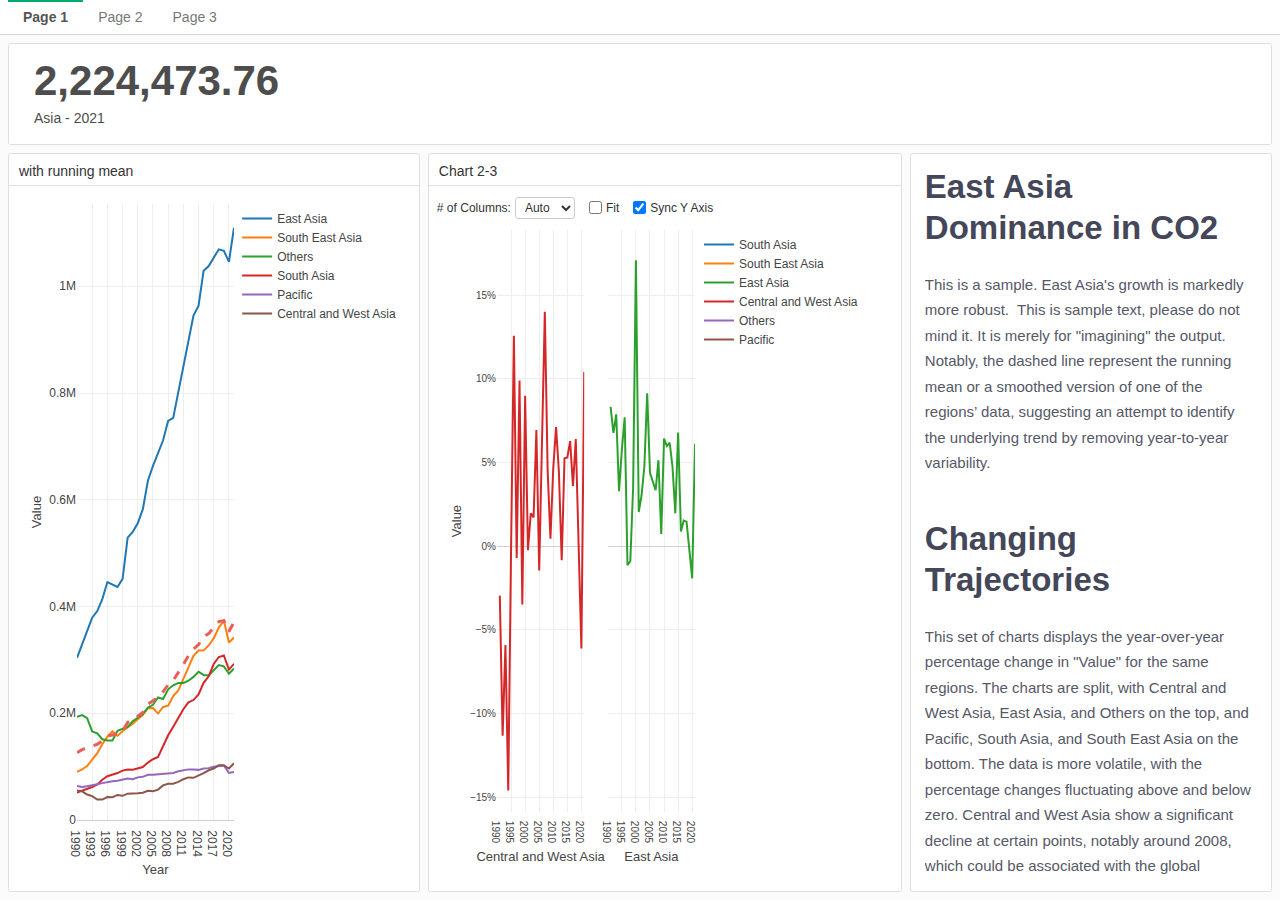
<file: index.html>
<!DOCTYPE html>
<html xmlns="http://www.w3.org/1999/xhtml" lang="en" xml:lang="en">
<head>

<meta charset="utf-8">
<meta http-equiv="Content-Type" content="text/html; charset=utf-8" />
<meta name="generator" content="pandoc" />



<title></title>

<meta property="og:title" content="" />

<meta name='viewport' content='width=device-width, initial-scale=1.0, maximum-scale=1.0, user-scalable=no' />

<link rel="icon" href="data:image/x-icon;" type="image/x-icon">


<script type="text/javascript">
window.FlexDashboardComponents = [];
</script>

<script src="libs/jquery-3.6.0/jquery-3.6.0.min.js"></script>
<meta name="viewport" content="width=device-width, initial-scale=1" />
<link href="libs/bootstrap-3.3.5/css/bootstrap.min.css" rel="stylesheet" />
<script src="libs/bootstrap-3.3.5/js/bootstrap.min.js"></script>
<script src="libs/bootstrap-3.3.5/shim/html5shiv.min.js"></script>
<script src="libs/bootstrap-3.3.5/shim/respond.min.js"></script>
<style>h1 {font-size: 34px;}
       h1.title {font-size: 38px;}
       h2 {font-size: 30px;}
       h3 {font-size: 24px;}
       h4 {font-size: 18px;}
       h5 {font-size: 16px;}
       h6 {font-size: 12px;}
       code {color: inherit; background-color: rgba(0, 0, 0, 0.04);}
       pre:not([class]) { background-color: white }</style>
<script src="libs/stickytableheaders-0.1.19/jquery.stickytableheaders.min.js"></script>
<link href="libs/value-box-accent-static-0.6.2/theme-bootstrap-value-box.css" rel="stylesheet" />
<link href="libs/flexdashboard-css-0.6.2/flexdashboard.min.css" rel="stylesheet" />
<link href="libs/flexdashboard-css-0.6.2/theme-bootstrap.css" rel="stylesheet" />
<meta name="viewport" content="width=device-width, initial-scale=1.0, maximum-scale=1.0, minimum-scale=1.0, user-scalable=no, target-densityDpi=device-dpi" />
<meta name="format-detection" content="telephone=no" />
<script src="libs/exploratory/resources/html2canvas.min.js"></script>
<script src="libs/exploratory/resources/d3.min.js?cb=cb1708058839170"></script>
<script src="libs/exploratory/resources/viz.min.js?cb=cb1708058839170"></script>
<script src="libs/exploratory/resources/chroma.min.js?cb=cb1708058839170"></script>
<script src="libs/exploratory/resources/showdown.min.js?cb=cb1708058839170"></script>
<script src="libs/exploratory/resources/jquery.balloon.min.js?cb=cb1708058839170"></script>
<link href="libs/exploratory/resources/viz-base.css?cb=cb1708058839170" rel="stylesheet"></link>
<script src="libs/exploratory/resources/plotly.min.js?cb=cb1708058839170"></script>
<script src="libs/exploratory/resources/plotly-locale-ja.js?cb=cb1708058839170"></script>
<link href="libs/exploratory/resources/plotly-custom.css?cb=cb1708058839170" rel="stylesheet"></link>
<link href="libs/exploratory/resources/pivot.css?cb=cb1708058839170" rel="stylesheet"></link>

<style  type="text/css">
  /* pivot adjustment */
  .pivot-metainfo {
    display:none;
  }
  .viz-container {
   -webkit-font-smoothing: antialiased;
   -moz-osx-font-smoothing: grayscale;
  }
</style>
<script src="libs/exploratory\layout\RQI6Wcu2.js"></script>
<script src="libs/exploratory\layout\exy6xFu2.js"></script>
<script src="libs/exploratory\layout\vzk5grB8.js"></script>
<script src="libs/exploratory\layout\xIh3gQQ7.js"></script>
<script src="libs/exploratory\layout\kpU8RVS0.js"></script>
<style type="text/css">
/*
  CSS for flexdashboard.js' use of Sly(). The sizing/position of this CSS needs to be
  applied _before_ flexdashboard.js initializes, which is why this CSS has been pulled
  out from flexdashboard.scss and inlined in the document's head.
*/

.storyboard-nav button {
  background: transparent;
  border: 0;
  opacity: .3;
  outline: none;
  padding: 0;
}

.storyboard-nav button:hover,
.storyboard-nav button:hover {
  opacity: .5;
}

.storyboard-nav button:disabled,
.storyboard-nav button:disabled {
  opacity: .1;
}

.storyboard-nav .sbnext,
.storyboard-nav .sbprev {
  float: left;
  width: 2%;
  height: 120px;
}

.storyboard-nav .sbprev {
  text-align: left;
  width: 2%;
}

.storyboard-nav .sbnext {
  float: right;
  text-align: right;
  margin-right: 8px;
}

.storyboard-nav .sbframelist {
  margin: 0 auto;
  width: 94%;
  height: 120px;
  overflow: hidden;
  text-shadow: none;
  margin-bottom: 8px;
}

.storyboard-nav .sbframelist ul {
  list-style: none;
  margin: 0;
  padding: 0;
  height: 100%;
}

.storyboard-nav .sbframelist ul li {
  float: left;
  width: 270px;
  height: 100%;
  padding: 10px 10px 10px 10px;
  margin-right: 8px;
  text-align: left;
  cursor: pointer;
}

.storyboard-nav .sbframelist ul li:last-child {
  margin-right: 0px;
}

.sbframe-commentary {
  width: 300px;
}

.sbframe-commentary ul {
  padding-left: 22px;
}

.sbframe.active {
  display: flex;
}

.sbframe:not(.active) {
  display: none;
}
@media only screen and (min-width: 768px) {
html, body {
  height: 100%;
}

#dashboard-container {
  height: 100%;
}
}
</style>


<link rel="stylesheet" href="libs/exploratory/resources/dashboard-base.css?cb=20240216T044718898Z" type="text/css" />
<link rel="stylesheet" href="libs/exploratory/resources/microtip.css?cb=20240216T044718898Z" type="text/css" />
<link rel="stylesheet" href="libs/exploratory/resources/dashboard-pages-with-no-title.css?cb=20240216T044718898Z" type="text/css" />

</head>

<body>

<div class="navbar navbar-inverse navbar-fixed-top" role="navigation">
<div class="container-fluid">
<div class="navbar-header">

<span class="navbar-logo pull-left">
  
</span>
<span class="navbar-brand">
  
  <span class="navbar-author">
        </span>
</span>

<button id="navbar-button" type="button" class="navbar-toggle collapsed pull-right" data-toggle="collapse" data-bs-toggle="collapse" data-target="#navbar" data-bs-target="#navbar">
<span class="icon-bar"></span>
<span class="icon-bar"></span>
<span class="icon-bar"></span>
</button>

</div>
<div id="navbar" class="navbar-collapse collapse">
<ul class="nav navbar-nav navbar-left">
</ul>
<ul class="nav navbar-nav navbar-right">
</ul>
</div><!--/.nav-collapse-->
</div><!--/.container-->
</div><!--/.navbar-->

<script type="text/javascript">


var FlexDashboard = (function () {

  // initialize options
  var _options = {};

  var FlexDashboard = function() {

    // default options
    _options = $.extend(_options, {
      theme: "cosmo",
      fillPage: false,
      orientation: 'columns',
      storyboard: false,
      defaultFigWidth: 576,
      defaultFigHeight: 461,
      defaultFigWidthMobile: 360,
      defaultFigHeightMobile: 461,
      isMobile: false,
      isPortrait: false,
      resize_reload: true
    });
  };

  function init(options) {

    // extend default options
    $.extend(true, _options, options);

    // add ids to sections that don't have them (pandoc won't assign ids
    // to e.g. sections with titles consisting of only chinese characters)
    var nextId = 1;
    $('.level1:not([id]),.level2:not([id]),.level3:not([id])').each(function() {
      $(this).attr('id', 'dashboard-' + nextId++);
    });

    // find navbar items
    var navbarItems = $('#flexdashboard-navbar');
    if (navbarItems.length)
      navbarItems = JSON.parse(navbarItems.html());
    addNavbarItems(navbarItems);

    // find the main dashboard container
    var dashboardContainer = $('#dashboard-container');

    // resolve mobile classes
    resolveMobileClasses(dashboardContainer);

    // one time global initialization for components
    componentsInit(dashboardContainer);

    // look for a global sidebar
    var globalSidebar = dashboardContainer.find(".section.level1.sidebar");
    if (globalSidebar.length > 0) {

      // global layout for fullscreen displays
      if (!isMobilePhone()) {

         // hoist it up to the top level
         globalSidebar.insertBefore(dashboardContainer);

         // lay it out (set width/positions)
         layoutSidebar(globalSidebar, dashboardContainer);

      // tuck sidebar into first page for mobile phones
      } else {

        // convert it into a level3 section
        globalSidebar.removeClass('sidebar');
        globalSidebar.removeClass('level1');
        globalSidebar.addClass('level3');
        var h1 = globalSidebar.children('h1');
        var h3 = $('<h3></h3>');
        h3.append(h1.contents());
        h3.insertBefore(h1);
        h1.detach();

        // move it into the first page
        var page = dashboardContainer.find('.section.level1').first();
        if (page.length > 0)
          page.prepend(globalSidebar);
      }
    }

    // look for pages to layout
    var pages = $('div.section.level1');
    if (pages.length > 0) {

        // find the navbar and collapse on clicked
        var navbar = $('#navbar');
        navbar.on("click", "a[data-toggle!=dropdown]", null, function () {
           navbar.collapse('hide');
        });

        // envelop the dashboard container in a tab content div
        dashboardContainer.wrapInner('<div class="tab-content"></div>');

        pages.each(function(index) {

          // lay it out
          layoutDashboardPage($(this));

          // add it to the navbar
          addToNavbar($(this), (window._flexdashboard_default_page_index && window._flexdashboard_default_page_index < pages.length) ? window._flexdashboard_default_page_index === index : index === 0);

        });

    } else {

      // remove the navbar and navbar button if we don't
      // have any navbuttons
      if (navbarItems.length === 0) {
        $('#navbar').remove();
        $('#navbar-button').remove();
      }

      // add the storyboard class if requested
      if (_options.storyboard)
        dashboardContainer.addClass('storyboard');

      // layout the entire page
      layoutDashboardPage(dashboardContainer);
    }

    // if we are in shiny we need to trigger a window resize event to
    // force correct layout of shiny-bound-output elements
    if (isShinyDoc())
      $(window).trigger('resize');

    // make main components visible
    $('.section.sidebar').css('visibility', 'visible');
    dashboardContainer.css('visibility', 'visible');

    // handle location hash
    handleLocationHash();

    // intialize prism highlighting
    initPrismHighlighting();

    // record mobile and orientation state then register a handler
    // to refresh if resize_reload is set to true and it changes
    _options.isMobile = isMobilePhone();
    _options.isPortrait = isPortrait();
    if (_options.resize_reload) {
      $(window).on('resize', function() {
        if (_options.isMobile !== isMobilePhone() ||
            _options.isPortrait !== isPortrait()) {
          window.location.reload();
        }
      });
    } else {
      // if in desktop mode and resizing to mobile, make sure the heights are 100%
      // This enforces what `fillpage.css` does for "wider" pages.
      // Since we are not reloading once the page becomes small, we need to force the height to 100%
      // This is a new situation introduced when `_options.resize_reload` is `false`
      if (! _options.isMobile) {
        // only add if `fillpage.css` was added in the first place
        if (_options.fillPage) {
          // fillpage.css
          $("html,body,#dashboard").css("height", "100%");
        }
      }
    }
    // trigger layoutcomplete event
    dashboardContainer.trigger('flexdashboard:layoutcomplete');
  }

  function resolveMobileClasses(dashboardContainer) {
     // add top level layout class
    dashboardContainer.addClass(isMobilePhone() ? 'mobile-layout' :
                                                  'desktop-layout');

    // look for .mobile sections and add .no-mobile to their peers
    var mobileSections = $('.section.mobile');
    mobileSections.each(function() {
       var id = $(this).attr('id');
       var nomobileId = id.replace(/-\d+$/, '');
       $('#' + nomobileId).addClass('no-mobile');
    });
  }

  function addNavbarItems(navbarItems) {

    var navbarLeft = $('ul.navbar-left');
    var navbarRight = $('ul.navbar-right');

    for (var i = 0; i<navbarItems.length; i++) {

      // get the item
      var item = navbarItems[i];

      // determine the container
      var container = null;
      if (item.align === "left")
        container = navbarLeft;
      else
        container = navbarRight;

      // navbar menu if we have multiple items
      if (item.items) {
        var menu = navbarMenu(null, item.icon, item.title, container);
        for (var j = 0; j<item.items.length; j++) {
          var subItem = item.items[j];
          var li = $('<li></li>');
          var a = navbarLink(subItem.icon, subItem.title, subItem.href, subItem.target);
          a.removeClass("nav-link").addClass("dropdown-item");
          li.append(a);
          menu.append(li);
        }
      } else {
        var li = $('<li class="nav-item"></li>');
        li.append(navbarLink(item.icon, item.title, item.href, item.target));
        container.append(li);
      }
    }
  }

  // create or get a reference to an existing dropdown menu
  function navbarMenu(id, icon, title, container) {
    var existingMenu = [];
    if (id)
      existingMenu = container.children('#' + id);
    if (existingMenu.length > 0) {
      return existingMenu.children('ul');
    } else {
      var li = $('<li class="nav-item"></li>');
      if (id)
        li.attr('id', id);
      li.addClass('dropdown');
      // auto add "Share" title on mobile if necessary
      if (!title && icon && (icon === "fa-share-alt") && isMobilePhone())
        title = "Share";
      if (title) {
        title = title + ' <span class="caret"></span>';
      }
      var a = navbarLink(icon, title, "#");
      a.addClass('dropdown-toggle');
      a.attr('data-toggle', 'dropdown');
      a.attr('data-bs-toggle', 'dropdown');
      a.attr('role', 'button');
      a.attr('aria-expanded', 'false');
      li.append(a);
      var ul = $('<ul class="dropdown-menu"></ul>');
      ul.attr('role', 'menu');
      li.append(ul);
      container.append(li);
      return ul;
    }
  }

  function addToNavbar(page, active) {

    // capture the id and data-icon attribute (if any)
    var id = page.attr('id');
    var icon = page.attr('data-icon');
    var navmenu = page.attr('data-navmenu');
    var navmenuIcon = page.attr('data-navmenu-icon');

    // get hidden state (transfer this to navbar)
    var hidden = page.hasClass('hidden');
    page.removeClass('hidden');

    // sanitize the id for use with bootstrap tabs
    id = id.replace(/[.\/?&!#<>]/g, '').replace(/\s/g, '_');
    page.attr('id', id);

    // get the wrapper
    var wrapper = page.closest('.dashboard-page-wrapper');

    // move the id to the wrapper
    page.removeAttr('id');
    wrapper.attr('id', id);

    // add the tab-pane class to the wrapper
    wrapper.addClass('tab-pane');

    // get a reference to the h1, discover its inner contens, then detach it
    var h1 = wrapper.find('h1').first();
    var title = h1.contents();
    h1.detach();

    // create a navbar item
    var li = $('<li></li>');
    var a = navbarLink(icon, title, '#' + id);
    a.attr('data-toggle', 'tab');
    a.attr('data-bs-toggle', 'tab');
    li.append(a);

    // add it to the navbar (or navbar menu if specified)
    var container = $('ul.navbar-left');
    if (navmenu) {
      var menuId = navmenu.replace(/\s+/g, '');
      var menu = navbarMenu(menuId, navmenuIcon, navmenu, container);
      li.find("> a").removeClass("nav-link").addClass("dropdown-item");
      menu.append(li);
    } else {
      li.addClass("nav-item")
      container.append(li);
    }

    // mark active tab and corresponding nav menu item
    if (active)
      $(a).tab("show");

    // hide it if requested
    if (hidden)
      li.addClass('hidden');
  }

  function navbarLink(icon, title, href, target) {

    var a = $('<a class="nav-link"></a>');
    if (icon) {

      // get the name of the icon set and icon
      var dashPos = icon.indexOf("-");
      var iconSet = null;
      var iconSplit = icon.split(" ");
      if (iconSplit.length > 1) {
        iconSet = iconSplit[0];
        icon = iconSplit.slice(1).join(" ");
      } else {
        iconSet = icon.substring(0, dashPos);
      }
      var iconName = icon.substring(dashPos + 1);

      // create the icon
      var iconElement = $('<span class="' + iconSet + ' ' + icon + '"></span>');
      if (title)
        iconElement.css('margin-right', '7px');
      a.append(iconElement);
      // if href is null see if we can auto-generate based on icon (e.g. social)
      if (!href)
        maybeGenerateLinkFromIcon(iconName, a);
    }
    if (title)
      a.append(title);

    // add the href.
    if (href) {
      if (href === "source_embed") {
        a.attr('href', '#');
        a.attr('data-featherlight', "#flexdashboard-source-code");
        a.featherlight({
            beforeOpen: function(event){
              $('body').addClass('unselectable');
            },
            afterClose: function(event){
              $('body').removeClass('unselectable');
            }
        });
      } else {
        a.attr('href', href);
      }
    }

    // add the arget
    if (target)
      a.attr('target', target);

    return a;
  }

  // auto generate a link from an icon name (e.g. twitter) when possible
  function maybeGenerateLinkFromIcon(iconName, a) {

     var serviceLinks = {
      "twitter": "https://twitter.com/share?text=" + encodeURIComponent(document.title) + "&url="+encodeURIComponent(location.href),
      "facebook": "https://www.facebook.com/sharer/sharer.php?u="+encodeURIComponent(location.href),
      "linkedin": "https://www.linkedin.com/shareArticle?mini=true&url="+encodeURIComponent(location.href) + "&title=" + encodeURIComponent(document.title),
      "pinterest": "https://pinterest.com/pin/create/link/?url="+encodeURIComponent(location.href) + "&description=" + encodeURIComponent(document.title)
    };

    var makeSocialLink = function(a, href) {
      a.attr('href', '#');
      a.on('click', function(e) {
        e.preventDefault();
        window.open(href);
      });
    };

    $.each(serviceLinks, function(key, value) {
      if (iconName.indexOf(key) !== -1)
        makeSocialLink(a, value);
    });
  }

  // layout a dashboard page
  function layoutDashboardPage(page) {

    // use a page wrapper so that free form content above the
    // dashboard appears at the top rather than the side (as it
    // would without the wrapper in a column orientation)
    var wrapper = $('<div class="dashboard-page-wrapper"></div>');
    page.wrap(wrapper);

    // if there are no level2 or level3 headers synthesize a level3
    // header to contain the (e.g. frame it, scroll container, etc.)
    var headers = page.find('h2,h3');
    if (headers.length === 0)
      page.wrapInner('<div class="section level3"></div>');

    // hoist up any content before level 2 or level 3 headers
    var children = page.children();
    children.each(function(index) {
      if ($(this).hasClass('level2') || $(this).hasClass('level3'))
        return false;
      $(this).insertBefore(page);
    });

    // determine orientation and fillPage behavior for distinct media
    var orientation, fillPage, storyboard;

    // media: mobile phone
    if (isMobilePhone()) {

      // if there is a sidebar we need to ensure it's content
      // is properly framed as an h3
      var sidebar = page.find('.section.sidebar');
      sidebar.removeClass('sidebar');
      sidebar.wrapInner('<div class="section level3"></div>');
      var h2 = sidebar.find('h2');
      var h3 = $('<h3></h3>');
      h3.append(h2.contents());
      h3.insertBefore(h2);
      h2.detach();

      // wipeout h2 elements then enclose them in a single h2
      var level2 = page.find('div.section.level2');
      level2.each(function() {
        level2.children('h2').remove();
        level2.children().unwrap();
      });
      page.wrapInner('<div class="section level2"></div>');

      // substitute mobile images
      if (isPortrait()) {
        var mobileFigures = $('img.mobile-figure');
        mobileFigures.each(function() {
          // get the src (might be base64 encoded)
          var src = $(this).attr('src');

          // find it's peer
          var id = $(this).attr('data-mobile-figure-id');
          var img = $('img[data-figure-id=' + id + "]");
          img.attr('src', src)
             .attr('width', _options.defaultFigWidthMobile)
             .attr('height', _options.defaultFigHeightMobile);
        });
      }

      // hoist storyboard commentary into it's own section
      if (page.hasClass('storyboard')) {
        var commentaryHR = page.find('div.section.level3 hr');
        commentaryHR.each(function() {
          var commentary = $(this).nextAll().detach();
          var commentarySection = $('<div class="section level3"></div>');
          commentarySection.append(commentary);
          commentarySection.insertAfter($(this).closest('div.section.level3'));
          $(this).remove();
        });
      }

      // force a non full screen layout by columns
      orientation = _options.orientation = 'columns';
      fillPage = _options.fillPage = false;
      storyboard = _options.storyboard = false;

    // media: desktop
    } else {

      // determine orientation
      orientation = page.attr('data-orientation');
      if (orientation !== 'rows' && orientation != 'columns')
        orientation = _options.orientation;

      // determine storyboard mode
      storyboard = page.hasClass('storyboard');

      // fillPage based on options (force for storyboard)
      fillPage = _options.fillPage || storyboard;

      // handle sidebar
      var sidebar = page.find('.section.level2.sidebar');
      if (sidebar.length > 0)
        layoutSidebar(sidebar, page);
    }

    // give it and it's parent divs height: 100% if we are in fillPage mode
    if (fillPage) {
      page.addClass('vertical-layout-fill');
      page.css('height', '100%');
      page.parents('div').css('height', '100%');
    } else {
      page.addClass('vertical-layout-scroll');
    }

    // perform the layout
    if (storyboard)
      layoutPageAsStoryboard(page);
    else if (orientation === 'rows')
      layoutPageByRows(page, fillPage);
    else if (orientation === 'columns')
      layoutPageByColumns(page, fillPage);
  }

  function layoutSidebar(sidebar, content) {

    // get it out of the header hierarchy
    sidebar = sidebar.first();
    if (sidebar.hasClass('level1')) {
      sidebar.removeClass('level1');
      sidebar.children('h1').remove();
    } else if (sidebar.hasClass('level2')) {
      sidebar.removeClass('level2');
      sidebar.children('h2').remove();
    }

    // determine width
    var sidebarWidth = isTablet() ? 220 : 250;
    var dataWidth = parseInt(sidebar.attr('data-width'));
    if (dataWidth)
      sidebarWidth = dataWidth;

    // set the width and shift the page right to accomodate the sidebar
    sidebar.css('width', sidebarWidth + 'px');
    content.css('padding-left', sidebarWidth + 'px');

    // wrap it's contents in a form
    sidebar.wrapInner($('<form></form>'));
  }

  function layoutPageAsStoryboard(page) {

    // create storyboard navigation
    var nav = $('<div class="storyboard-nav"></div>');

    // add navigation buttons
    var prev = $('<button class="sbprev"><i class="fa fa-angle-left"></i></button>');
    nav.append(prev);
    var next= $('<button class="sbnext"><i class="fa fa-angle-right"></i></button>');
    nav.append(next);

    // add navigation frame
    var frameList = $('<div class="sbframelist"></div>');
    nav.append(frameList);
    var ul = $('<ul></ul>');
    frameList.append(ul);

     // find all the level3 sections (those are the storyboard frames)
    var frames = page.find('div.section.level3');
    frames.each(function() {

      // mark it
      $(this).addClass('sbframe');

      // divide it into chart content and (optional) commentary
      $(this).addClass('dashboard-column-orientation');

      // stuff the chart into it's own div w/ flex
      $(this).wrapInner('<div class="sbframe-component"></div>');
      setFlex($(this), 1);
      var frame = $(this).children('.sbframe-component');

      // extract the title from the h3
      var li = $('<li></li>');
      var h3 = frame.children('h3');
      li.append(h3.contents());
      h3.detach();
      ul.append(li);

      // extract commentary
      var hr = frame.children('hr');
      if (hr.length) {
        var commentary = hr.nextAll().detach();
        hr.remove();
        var commentaryFrame = $('<div class="sbframe-commentary"></div>');
        commentaryFrame.addClass('flowing-content-shim');
        commentaryFrame.addClass('flowing-content-container');
        commentaryFrame.append(commentary);
        $(this).append(commentaryFrame);

        // look for a data-commentary-width attribute
        var commentaryWidth = $(this).attr('data-commentary-width');
        if (commentaryWidth)
          commentaryFrame.css('width', commentaryWidth + 'px');
      }

      // layout the chart (force flex)
      var result = layoutChart(frame, true);

      // ice the notes if there are none
      if (!result.notes)
        frame.find('.chart-notes').remove();

      // set flex on chart
      setFlex(frame, 1);
    });

    // create a div to hold all the frames
    var frameContent = $('<div class="sbframe-content"></div>');
    frameContent.addClass('dashboard-row-orientation');
    frameContent.append(frames.detach());

    // row orientation to stack nav and frame content
    page.addClass('dashboard-row-orientation');
    page.append(nav);
    page.append(frameContent);
    setFlex(frameContent, 1);

    // initialize sly
    var sly = new Sly(frameList, {
    		horizontal: true,
    		itemNav: 'basic',
    		smart: true,
    		activateOn: 'click',
    		startAt: 0,
    		scrollBy: 1,
    		activatePageOn: 'click',
    		speed: 200,
    		moveBy: 600,
    		dragHandle: true,
    		dynamicHandle: true,
    		clickBar: true,
    		keyboardNavBy: 'items',
    		next: next,
    		prev: prev
    	}).init();

    // make first frame active
    frames.removeClass('active');
    frames.first().addClass('active');

    // subscribe to frame changed events
    sly.on('active', function (eventName, itemIndex) {
      frames.removeClass('active');
      frames.eq(itemIndex).addClass('active')
                          .trigger('shown');
    });
  }

  function layoutPageByRows(page, fillPage) {

    // row orientation
    page.addClass('dashboard-row-orientation');

    // find all the level2 sections (those are the rows)
    var rows = page.find('div.section.level2');

    // if there are no level2 sections then treat the
    // entire page as if it's a level 2 section
    if (rows.length === 0) {
      page.wrapInner('<div class="section level2"></div>');
      rows = page.find('div.section.level2');
    }

    rows.each(function () {

      // flags
      var haveNotes = false;
      var haveFlexHeight = true;

      // remove the h2
      $(this).children('h2').remove();

      // check for a tabset
      var isTabset = $(this).hasClass('tabset');
      if (isTabset)
        layoutTabset($(this));

      // give it row layout semantics if it's not a tabset
      if (!isTabset)
        $(this).addClass('dashboard-row');

      // find all of the level 3 subheads
      var columns = $(this).find('div.section.level3');

      // determine figureSizes sizes
      var figureSizes = chartFigureSizes(columns);

      // fixup the columns
      columns.each(function(index) {

        // layout the chart (force flex if we are in a tabset)
        var result = layoutChart($(this), isTabset);

        // update flexHeight state
        if (!result.flex)
          haveFlexHeight = false;

        // update state
        if (result.notes)
          haveNotes = true;

        // set the column flex based on the figure width
        // (value boxes will just get the default figure width)
        var chartWidth = figureSizes[index].width;
        setFlex($(this), chartWidth + ' ' + chartWidth + ' 0px');

      });

      // remove empty chart note divs
      if (isTabset)
        $(this).find('.chart-notes').filter(function() {
            return $(this).html() === "&nbsp;";
        }).remove();
      if (!haveNotes)
        $(this).find('.chart-notes').remove();

       // make it a flexbox row
      if (haveFlexHeight)
        $(this).addClass('dashboard-row-flex');

      // now we can set the height on all the wrappers (based on maximum
      // figure height + room for title and notes, or data-height on the
      // container if specified). However, don't do this if there is
      // no flex on any of the constituent columns
      var flexHeight = null;
      var dataHeight = parseInt($(this).attr('data-height'));
      if (dataHeight)
        flexHeight = adjustedHeight(dataHeight, columns.first());
      else if (haveFlexHeight)
        flexHeight = maxChartHeight(figureSizes, columns);
      if (flexHeight) {
        if (fillPage)
          setFlex($(this), flexHeight + ' ' + flexHeight + ' 0px');
        else {
          $(this).css('height', flexHeight + 'px');
          setFlex($(this), '0 0 ' + flexHeight + 'px');
        }
      }

    });
  }

  function layoutPageByColumns(page, fillPage) {

    // column orientation
    page.addClass('dashboard-column-orientation');

    // find all the level2 sections (those are the columns)
    var columns = page.find('div.section.level2');

    // if there are no level2 sections then treat the
    // entire page as if it's a level 2 section
    if (columns.length === 0) {
      page.wrapInner('<div class="section level2"></div>');
      columns = page.find('div.section.level2');
    }

    // layout each column
    columns.each(function (index) {

      // remove the h2
      $(this).children('h2').remove();

      // make it a flexbox column
      $(this).addClass('dashboard-column');

      // check for a tabset
      var isTabset = $(this).hasClass('tabset');
      if (isTabset)
        layoutTabset($(this));

      // find all the h3 elements
      var rows = $(this).find('div.section.level3');

      // get the figure sizes for the rows
      var figureSizes = chartFigureSizes(rows);

      // column flex is the max row width (or data-width if specified)
      var flexWidth;
      var dataWidth = parseInt($(this).attr('data-width'));
      if (dataWidth)
        flexWidth = dataWidth;
      else
        flexWidth = maxChartWidth(figureSizes);
      setFlex($(this), flexWidth + ' ' + flexWidth + ' 0px');

      // layout each chart
      rows.each(function(index) {

        // perform the layout
        var result = layoutChart($(this), false);

        // ice the notes if there are none
        if (!result.notes)
          $(this).find('.chart-notes').remove();

        // set flex height based on figHeight, then adjust
        if (result.flex) {
          var chartHeight = figureSizes[index].height;
          chartHeight = adjustedHeight(chartHeight, $(this));
          if (fillPage)
            setFlex($(this), chartHeight + ' ' + chartHeight + ' 0px');
          else {
            $(this).css('height', chartHeight + 'px');
            setFlex($(this), chartHeight + ' ' + chartHeight + ' ' + chartHeight + 'px');
          }
        }
      });
    });
  }

  function chartFigureSizes(charts) {

    // sizes
    var figureSizes = new Array(charts.length);

    // check each chart
    charts.each(function(index) {

      // start with default
      figureSizes[index] = {
        width: _options.defaultFigWidth,
        height: _options.defaultFigHeight
      };

      // look for data-height or data-width then knit options
      var dataWidth = parseInt($(this).attr('data-width'));
      var dataHeight = parseInt($(this).attr('data-height'));
      var knitrOptions = $(this).find('.knitr-options:first');
      var knitrWidth, knitrHeight;
      if (knitrOptions) {
        knitrWidth = parseInt(knitrOptions.attr('data-fig-width'));
        knitrHeight =  parseInt(knitrOptions.attr('data-fig-height'));
      }

      // width
      if (dataWidth)
        figureSizes[index].width = dataWidth;
      else if (knitrWidth)
        figureSizes[index].width = knitrWidth;

      // height
      if (dataHeight)
        figureSizes[index].height = dataHeight;
      else if (knitrHeight)
        figureSizes[index].height = knitrHeight;
    });

    // return sizes
    return figureSizes;
  }

  function maxChartHeight(figureSizes, charts) {

    // first compute the maximum height
    var maxHeight = _options.defaultFigHeight;
    for (var i = 0; i<figureSizes.length; i++)
      if (figureSizes[i].height > maxHeight)
        maxHeight = figureSizes[i].height;

    // now add offests for chart title and chart notes
    if (charts.length)
      maxHeight = adjustedHeight(maxHeight, charts.first());

    return maxHeight;
  }

  function adjustedHeight(height, chart) {
    if (chart.length > 0) {
      var chartTitle = chart.find('.chart-title-noexist'); // patched by Exploratory.
      if (chartTitle.length)
        height += chartTitle.first().outerHeight();
      var chartNotes = chart.find('.chart-notes');
      if (chartNotes.length)
        height += chartNotes.first().outerHeight();
    }
    return height;
  }

  function maxChartWidth(figureSizes) {
    var maxWidth = _options.defaultFigWidth;
    for (var i = 0; i<figureSizes.length; i++)
      if (figureSizes[i].width > maxWidth)
        maxWidth = figureSizes[i].width;
    return maxWidth;
  }

  // layout a chart
  function layoutChart(chart, forceFlex) {

    // state to return
    var result = {
      notes: false,
      flex: false
    };

    // extract the title
    var title = extractTitle(chart);

    // find components that apply to this container
    var components = componentsFind(chart);

    // if it's a custom component then call it and return
    var customComponents = componentsCustom(components);
    if (customComponents.length) {
      componentsLayout(customComponents, title, chart);
      result.notes = false;
      result.flex = forceFlex || componentsFlex(customComponents);
      return result;
    }

    // put all the content in a chart wrapper div
    chart.addClass('chart-wrapper');
    chart.wrapInner('<div class="chart-stage"></div>');
    var chartContent = chart.children('.chart-stage');

    // flex the content if appropriate
    result.flex = forceFlex || componentsFlex(components);
    if (result.flex) {
      // add flex classes
      chart.addClass('chart-wrapper-flex');
      chartContent.addClass('chart-stage-flex');

      // additional shim to break out of flexbox sizing
      chartContent.wrapInner('<div class="chart-shim"></div>');
      chartContent = chartContent.children('.chart-shim');
    }

    // set custom data-padding attribute
    var pad = chart.attr('data-padding');
    if (pad) {
      if (pad === "0")
        chart.addClass('no-padding');
      else {
        pad = pad + 'px';
        chartContent.css('left', pad)
                    .css('top', pad)
                    .css('right', pad)
                    .css('bottom', pad)
      }
    }

    // call compoents
    componentsLayout(components, title, chartContent);

    // also activate components on shiny output
    findShinyOutput(chartContent).on('shiny:value',
      function(event) {
        var element = $(event.target);
        setTimeout(function() {

          // see if we opted out of flex based on our output (for shiny
          // we can't tell what type of output we have until after the
          // value is bound)
          var components = componentsFind(element);
          var flex = forceFlex || componentsFlex(components);
          if (!flex) {
            chart.css('height', "");
            setFlex(chart, "");
            chart.removeClass('chart-wrapper-flex');
            chartContent.removeClass('chart-stage-flex');
            chartContent.children().unwrap();
          }

          // perform layout
          componentsLayout(components, title, element.parent());
        }, 10);
      });

    // add the title
    var chartTitle = $('<div class="chart-title"></div>');
    chartTitle.append(title);
    chart.prepend(chartTitle);

    // add the notes section
    var chartNotes = $('<div class="chart-notes"></div>');
    chartNotes.html('&nbsp;');
    chart.append(chartNotes);

    // attempt to extract notes if we have a component
    if (components.length)
      result.notes = extractChartNotes(chartContent, chartNotes);

    // return result
    return result;
  }

  // build a tabset from a section div with the .tabset class
  function layoutTabset(tabset) {

    // check for fade option
    var fade = tabset.hasClass("tabset-fade");
    var pills = tabset.hasClass("tabset-pills");
    var navClass = pills ? "nav-pills" : "nav-tabs";

    // determine the heading level of the tabset and tabs
    var match = tabset.attr('class').match(/level(\d) /);
    if (match === null)
      return;
    var tabsetLevel = Number(match[1]);
    var tabLevel = tabsetLevel + 1;

    // find all subheadings immediately below
    var tabs = tabset.find("div.section.level" + tabLevel);
    if (!tabs.length)
      return;

    // create tablist and tab-content elements
    var tabList = $('<ul class="nav ' + navClass + '" role="tablist"></ul>');
    $(tabs[0]).before(tabList);
    var tabContent = $('<div class="tab-content"></div>');
    $(tabs[0]).before(tabContent);

    // build the tabset
    var activeTab = 0;
    tabs.each(function(i) {

      // get the tab div
      var tab = $(tabs[i]);

      // get the id then sanitize it for use with bootstrap tabs
      var id = tab.attr('id');

      // see if this is marked as the active tab
      if (tab.hasClass('active'))
        activeTab = i;

      // sanitize the id for use with bootstrap tabs
      id = id.replace(/[.\/?&!#<>]/g, '').replace(/\s/g, '_');
      tab.attr('id', id);

      // get the heading element within it and grab it's text
      var heading = tab.find('h' + tabLevel + ':first');
      var headingDom = heading.contents();

      // build and append the tab list item
      var a = $('<a role="tab" data-toggle="tab" data-bs-toggle="tab" class="nav-link"></a>');
      a.append(headingDom);
      a.attr('href', '#' + id);
      a.attr('aria-controls', id);
      var li = $('<li role="presentation" class="nav-item"></li>');
      li.append(a);
      tabList.append(li);

      // set it's attributes
      tab.attr('role', 'tabpanel');
      tab.addClass('tab-pane');
      tab.addClass('tabbed-pane');
      tab.addClass('no-title');
      if (fade)
        tab.addClass('fade');

      // move it into the tab content div
      tab.detach().appendTo(tabContent);
    });

    // set active tab
    $(tabList.children()[activeTab]).tab("show");
    var active = $(tabContent.children('div.section')[activeTab]);
    active.addClass('active');
    if (fade)
      active.addClass('in');

    // add nav-tabs-custom
    tabset.addClass('nav-tabs-custom');

    // internal layout is dashboard-column with tab-content flexing
    tabset.addClass('dashboard-column');
    setFlex(tabContent, 1);
  }

  // one time global initialization for components
  function componentsInit(dashboardContainer) {
    for (var i=0; i<window.FlexDashboardComponents.length; i++) {
      var component = window.FlexDashboardComponents[i];
      if (component.init)
        component.init(dashboardContainer);
    }
  }

  // find components that apply within a container
  function componentsFind(container) {

    // look for components
    var components = [];
    for (var i=0; i<window.FlexDashboardComponents.length; i++) {
      var component = window.FlexDashboardComponents[i];
      if (component.find(container).length)
        components.push(component);
    }

    // if there were none then use a special flowing content component
    // that just adds a scrollbar in fillPage mode
    if (components.length == 0) {
      components.push({
        find: function(container) {
          return container;
        },

        flex: function(fillPage) {
          return fillPage;
        },

        layout: function(title, container, element, fillPage) {
          if (fillPage) {
            container.addClass('flowing-content-shim');
            container.addClass('flowing-content-container');
          }
        }
      });
    }

    return components;
  }

  // if there is a custom component then pick it out
  function componentsCustom(components) {
    var customComponent = [];
    for (var i=0; i<components.length; i++)
      if (components[i].type === "custom") {
        customComponent.push(components[i]);
        break;
      }
    return customComponent;
  }

  // query all components for flex
  function componentsFlex(components) {

    // no components at all means no flex
    if (components.length === 0)
      return false;

    // otherwise query components (assume true unless we see false)
    var isMobile = isMobilePhone();
    for (var i=0; i<components.length; i++)
      if (components[i].flex && !components[i].flex(_options.fillPage))
        return false;
    return true;
  }

  // layout all components
  function componentsLayout(components, title, container) {
    var isMobile = isMobilePhone();
    for (var i=0; i<components.length; i++) {
      var element = components[i].find(container);
      if (components[i].layout) {
        // call layout (don't call other components if it returns false)
        var result = components[i].layout(title, container, element, _options.fillPage);
        if (result === false)
          return;
      }
    }
  }

  // get a reference to the h3, discover it's inner html, and remove it
  function extractTitle(container) {
    var h3 = container.children('h3').first();
    var title = '';
    if (!container.hasClass('no-title'))
      title = h3.contents();
    h3.detach();
    return title;
  }

  // extract chart notes
  function extractChartNotes(chartContent, chartNotes) {
    // look for a terminating blockquote or image caption
    var blockquote = chartContent.children('blockquote:last-child');
    var caption = chartContent.children('div.image-container')
                              .children('p.caption');
    if (blockquote.length) {
      chartNotes.empty().append(blockquote.children('p:first-child').contents());
      blockquote.remove();
      return true;
    } else if (caption.length) {
      chartNotes.empty().append(caption.contents());
      caption.remove();
      return true;
    } else {
      return false;
    }
  }

  function findShinyOutput(chartContent) {
    return chartContent.find('.shiny-text-output, .shiny-html-output');
  }

  // safely detect rendering on a mobile phone
  function isMobilePhone() {
    try
    {
      return ! window.matchMedia("only screen and (min-width: 768px)").matches;
    }
    catch(e) {
      return false;
    }
  }

  function isFillPage() {
    return _options.fillPage;
  }

  // detect portrait mode
  function isPortrait() {
    return ($(window).width() < $(window).height());
  }

  // safely detect rendering on a tablet
  function isTablet() {
    try
    {
      return window.matchMedia("only screen and (min-width: 769px) and (max-width: 992px)").matches;
    }
    catch(e) {
      return false;
    }
  }

  // test whether this is a shiny doc
  function isShinyDoc() {
    return (typeof(window.Shiny) !== "undefined" && !!window.Shiny.outputBindings);
  }

  // set flex using vendor specific prefixes
  function setFlex(el, flex) {
    el.css('-webkit-box-flex', flex)
      .css('-webkit-flex', flex)
      .css('-ms-flex', flex)
      .css('flex', flex);
  }

  // support bookmarking of pages
  function handleLocationHash() {

    // restore tab/page from bookmark
    var hash = window.decodeURIComponent(window.location.hash);
    if (hash.length > 0) {
      // Update the tab without .showPage() so that we don't change page history
      $('ul.nav a[href="' + hash + '"]').tab('show');
    }

    // navigate to a tab when the history changes
    window.addEventListener("popstate", function(e) {
      var hash = window.decodeURIComponent(window.location.hash);
      var activeTab = $('ul.nav a[href="' + hash + '"]');
      if (activeTab.length) {
        activeTab.tab('show');
      } else {
        // returning to the base page URL without a hash activates first tab
        $('ul.nav a:first').tab('show');
      }
    });

    // add a hash to the URL when the user clicks on a tab/page
    $('.navbar-nav a[data-toggle="tab"]').on('click', function(e) {
      var baseUrl = FlexDashboardUtils.urlWithoutHash(window.location.href);
      var hash = FlexDashboardUtils.urlHash($(this).attr('href'));
      var href = baseUrl + hash;
      FlexDashboardUtils.setLocation(href);
    });

    // handle clicks of other links that should activate pages
    var navPages = $('ul.navbar-nav li a[data-toggle=tab]');
    navPages.each(function() {
      var href =  $(this).attr('href');
      var links = $('a[href="' + href + '"][data-toggle!=tab]');
      links.each(function() {
        $(this).on('click', function(e) {
          window.FlexDashboardUtils.showPage(href);
        });
      });
    });
  }

  // tweak Prism highlighting
  function initPrismHighlighting() {

    if (window.Prism) {
      Prism.languages.insertBefore('r', 'comment', {
        'heading': [
          {
            // title 1
        	  // =======

        	  // title 2
        	  // -------
        	  pattern: /\w+.*(?:\r?\n|\r)(?:====+|----+)/,
            alias: 'operator'
          },
          {
            // ### title 3
            pattern: /(^\s*)###[^#].+/m,
            lookbehind: true,
            alias: 'operator'
          }
        ]
      });

      // prism highlight
      Prism.highlightAll();
    }
  }

  FlexDashboard.prototype = {
    constructor: FlexDashboard,
    init: init,
    isMobilePhone: isMobilePhone,
    isFillPage: isFillPage
  };

  return FlexDashboard;

})();

// utils
window.FlexDashboardUtils = {
  resizableImage: function(img) {
    var src = img.attr('src');
    var url = 'url("' + src + '")';
    img.parent().css('background', url)
                .css('background-size', 'contain')
                .css('background-repeat', 'no-repeat')
                .css('background-position', 'center')
                .addClass('image-container');
  },
  setLocation: function(href) {
    if (history && history.pushState) {
      history.pushState(null, null, href);
    } else {
      window.location.replace(href);
    }
    setTimeout(function() {
        window.scrollTo(0, 0);
    }, 10);
  },
  showPage: function(href) {
    $('ul.navbar-nav li a[href="' + href + '"]').tab('show');
    var baseUrl = this.urlWithoutHash(window.location.href);
    var loc = baseUrl + href;
    this.setLocation(loc);
  },
  showLinkedValue: function(href) {
    // check for a page link
    if ($('ul.navbar-nav li a[data-toggle=tab][href="' + href + '"]').length > 0)
      this.showPage(href);
    else
      window.open(href);
  },
  urlWithoutHash: function(url) {
    var hashLoc = url.indexOf('#');
    if (hashLoc != -1)
      return url.substring(0, hashLoc);
    else
      return url;
  },
  urlHash: function(url) {
    var hashLoc = url.indexOf('#');
    if (hashLoc != -1)
      return url.substring(hashLoc);
    else
      return "";
  }
};

window.FlexDashboard = new FlexDashboard();

// empty content
window.FlexDashboardComponents.push({
  find: function(container) {
    if (container.find('p').length == 0)
      return container;
    else
      return $();
  }
})

// plot image
window.FlexDashboardComponents.push({

  find: function(container) {
    return container.children('p')
                    .children('img:only-child');
  },

  layout: function(title, container, element, fillPage) {
    FlexDashboardUtils.resizableImage(element);
  }
});

// plot image (figure style)
window.FlexDashboardComponents.push({

  find: function(container) {
    return container.children('div.figure').children('img');
  },

  layout: function(title, container, element, fillPage) {
    FlexDashboardUtils.resizableImage(element);
  }
});

// htmlwidget
window.FlexDashboardComponents.push({

  init: function(dashboardContainer) {
    // trigger "shown" after initial layout to force static htmlwidgets
    // in runtime: shiny to be resized after the dom has been transformed
    dashboardContainer.on('flexdashboard:layoutcomplete', function(event) {
      setTimeout(function() {
        dashboardContainer.trigger('shown');
      }, 200);
    });
  },

  find: function(container) {
    return container.children('div[id^="htmlwidget-"],div.html-widget');
  }
});

// gauge
window.FlexDashboardComponents.push({

  find: function(container) {
    return container.children('div.html-widget.gauge');
  },

  flex: function(fillPage) {
    return false;
  },

  layout: function(title, container, element, fillPage) {


  }

});

// shiny output
window.FlexDashboardComponents.push({
  find: function(container) {
    return container.children('div[class^="shiny-"]');
  }
});

// bootstrap table
window.FlexDashboardComponents.push({

  find: function(container) {
    var bsTable = container.find('table.table');
    if (bsTable.length !== 0)
      return bsTable;
    else
      return container.find('tr.header').parent('thead').parent('table');
  },

  flex: function(fillPage) {
    return fillPage;
  },

  layout: function(title, container, element, fillPage) {

    // alias variables
    var bsTable = element;

    // fixup xtable generated tables with a proper thead
    var headerRow = bsTable.find('tbody > tr:first-child > th').parent();
    if (headerRow.length > 0) {
      var thead = $('<thead></thead>');
      bsTable.prepend(thead);
      headerRow.detach().appendTo(thead);
    }

    // improve appearance
    container.addClass('bootstrap-table');

    // for fill page provide scrolling w/ sticky headers
    if (fillPage) {
      // force scrollbar on overflow
      container.addClass('flowing-content-shim');

      // stable table headers when scrolling
      bsTable.stickyTableHeaders({
        scrollableArea: container
      });
    }
  }
});

// embedded shiny app
window.FlexDashboardComponents.push({

  find: function(container) {
    return container.find('iframe.shiny-frame');
  },

  flex: function(fillPage) {
    return fillPage;
  },

  layout: function(title, container, element, fillPage) {
    if (fillPage) {
      element.attr('height', '100%');
    } else {
      // provide default height if necessary
      var height = element.get(0).style.height;
      if (!height)
        height = element.attr('height');
      if (!height)
        element.attr('height', 500);
    }
  }
});

// shiny fillRow or fillCol
window.FlexDashboardComponents.push({

  find: function(container) {
    return container.find('.flexfill-container');
  },

  flex: function(fillPage) {
    return fillPage;
  },

  layout: function(title, container, element, fillPage) {
    if (fillPage)
      element.css('height', '100%');
    else {
      // provide default height if necessary
      var height = element.get(0).style.height;
      if (height === "100%" || height === "auto" || height === "initial" ||
          height === "inherit" || !height) {
        element.css('height', 500);
      }
    }
  }
});

// valueBox
window.FlexDashboardComponents.push({

  type: "custom",

  find: function(container) {
    if (container.find('span.value-output, .shiny-valuebox-output').length)
      return container;
    else
      return $();
  },

  flex: function(fillPage) {
    return false;
  },

  layout: function(title, container, element, fillPage) {

    // alias variables
    var chartTitle = title;
    var valueBox = element;

    // add value-box class to container
    container.addClass('value-box');

    // value paragraph
    var value = $('<p class="value"></p>');

    // if we have shiny-text-output then just move it in
    var valueOutputSpan = [];
    var shinyOutput = valueBox.find('.shiny-valuebox-output').detach();
    if (shinyOutput.length) {
      valueBox.children().remove();
      shinyOutput.html("&mdash;");
      value.append(shinyOutput);
    } else {
      // extract the value (remove leading vector index)
      var chartValue = valueBox.text().trim();
      chartValue = chartValue.replace("[1] ", "");
      valueOutputSpan = valueBox.find('span.value-output').detach();
      valueBox.children().remove();
      value.text(chartValue);
    }

    // caption
    var caption = $('<p class="caption"></p>');
    caption.append(chartTitle);

    // build inner div for value box and add it
    var inner = $('<div class="inner"></div>');
    inner.append(value);
    inner.append(caption);
    valueBox.append(inner);

    // add icon if specified
    var icon = $('<div class="icon"><i></i></div>');
    valueBox.append(icon);
    function setIcon(chartIcon) {
      var iconLib = "";
      var iconSplit = chartIcon.split(" ");
      if (iconSplit.length > 1) {
        iconLib = iconSplit[0];
        chartIcon = iconSplit.slice(1).join(" ");
      } else {
        var components = chartIcon.split("-");
        if (components.length > 1)
          iconLib = components[0];
      }
      icon.children('i').attr('class', iconLib + ' ' + chartIcon);
    }
    var chartIcon = valueBox.attr('data-icon');
    if (chartIcon)
      setIcon(chartIcon);

    // handle data attributes in valueOutputSpan
    function handleValueOutput(valueOutput) {

      // caption
      var dataCaption = valueOutput.attr('data-caption');
      if (dataCaption)
        caption.html(dataCaption);

      // icon
      var dataIcon = valueOutput.attr('data-icon');
      if (dataIcon)
        setIcon(dataIcon);

      // If valueBox(color=) was an accent color, this attr should
      // be populated with the accent color and the relevant CSS comes
      // in through HTML dependencies
      var dataColorAccent = valueOutput.attr('data-color-accent');
      var valueBoxClasses = "value-box-" + (["primary", "info", "danger", "warning", "success"].join(" value-box-"));
      if (dataColorAccent) {
        valueBox.removeClass(valueBoxClasses);
        valueBox.addClass('value-box-' + dataColorAccent);
      }

      // If valueBox(color=) was a CSS color, these other data-color-*
      // attrs will be populated
      var dataColor = valueOutput.attr('data-color');
      if (dataColor) {
        valueBox.removeClass(valueBoxClasses);
        valueBox.css('background-color', dataColor);
      }
      var dataColorText = valueOutput.attr('data-color-text');
      if (dataColorText) {
        valueBox.find(".inner").css('color', dataColorText);
      }
      var dataColorIcon = valueOutput.attr('data-color-icon');
      if (dataColorIcon) {
        valueBox.find(".icon").css('color', dataColorIcon);
      }

      // url
      var dataHref = valueOutput.attr('data-href');
      if (dataHref) {
        valueBox.addClass('linked-value');
        valueBox.off('click.value-box');
        valueBox.on('click.value-box', function(e) {
          window.FlexDashboardUtils.showLinkedValue(dataHref);
        });
      }
    }

    // check for a valueOutputSpan
    if (valueOutputSpan.length > 0) {
      handleValueOutput(valueOutputSpan);
    }

    // if we have a shinyOutput then bind a listener to handle
    // new valueOutputSpan values
    shinyOutput.on('shiny:value',
      function(event) {
        var element = $(event.target);
        setTimeout(function() {
          var valueOutputSpan = element.find('span.value-output');
          if (valueOutputSpan.length > 0)
            handleValueOutput(valueOutputSpan);
        }, 10);
      }
    );
  }
});
</script>

<div id="dashboard-container">

<div class="hidden">
<p><input id="page-comment-0" type="hidden" value=""/> <input id="page-comment-1" type="hidden" value=""/> <input id="page-comment-2" type="hidden" value=""/> <input id="enable-responsive-number" type="hidden" value="on"/></p>
</div>
<div id="page-1" class="section level1" data-orientation="rows">
<h1>Page 1</h1>
<div class="dashboard-row dashboard-row-flex dashboard-header-row">
<div class="chart-wrapper chart-wrapper-flex single-value dashboard-header-row-item" style="flex:100 100 0px;">
<div class="chart-title" style="display:none">
Asia - 2021
</div>
<div class="chart-stage chart-stage-flex">
<div class="chart-shim">
<div class="knitr-options" data-fig-width="576" data-fig-height="460">

</div>
<script data-id="viz_1" data-object-name="viz_RQI6Wcu2" data-viz="RQI6Wcu2" data-height="" data-width="" data-fit="" data-border="" ></script><div data-id="viz_1" style="width:100%; height:400px; display:table;margin-bottom:38px" class="viz-rendering-error viz-loading"><div style="width:100%; height:100%; display:table-cell; vertical-align:middle; text-align:center; font-size:14px; color:#999; background-color:white;font-family:sans-serif "><div>Loading... </div></div></div>
</div>
</div>
</div>
</div>
<div id="row" class="section level2 charts-only" data-height="100">
<h2>Row</h2>
<div id="with-running-mean" class="section level3" data-width="33">
<h3>with running mean</h3>
<div class="knitr-options" data-fig-width="576" data-fig-height="460">

</div>
<script data-id="viz_2" data-object-name="viz_exy6xFu2" data-viz="exy6xFu2" data-height="" data-width="" data-fit="" data-border="" ></script><div data-id="viz_2" style="width:100%; height:400px; display:table;margin-bottom:38px" class="viz-rendering-error viz-loading"><div style="width:100%; height:100%; display:table-cell; vertical-align:middle; text-align:center; font-size:14px; color:#999; background-color:white;font-family:sans-serif "><div>Loading... </div></div></div>
</div>
<div id="chart-2-3" class="section level3" data-width="38">
<h3>Chart 2-3</h3>
<div class="knitr-options" data-fig-width="576" data-fig-height="460">

</div>
<script data-id="viz_3" data-object-name="viz_vzk5grB8" data-viz="vzk5grB8" data-height="" data-width="" data-fit="" data-border="" ></script><div data-id="viz_3" style="width:100%; height:400px; display:table;margin-bottom:38px" class="viz-rendering-error viz-loading"><div style="width:100%; height:100%; display:table-cell; vertical-align:middle; text-align:center; font-size:14px; color:#999; background-color:white;font-family:sans-serif "><div>Loading... </div></div></div>
</div>
<div id="text" class="section level3 text-box" data-width="29">
<h3>Text</h3>
<div class="markdown-note-content" style="overflow: auto;">
<h1 id="east-asia-dominance-in-co2">East Asia Dominance in CO2</h1>
<p>This is a sample. East Asia's growth is markedly more robust.  This is sample text, please do not mind it. It is merely for &quot;imagining&quot; the output. Notably, the dashed line represent the running mean or a smoothed version of one of the regions’ data, suggesting an attempt to identify the underlying trend by removing year-to-year variability.</p>
<h1 id="changing-trajectories">Changing Trajectories</h1>
<p>This set of charts displays the year-over-year percentage change in &quot;Value&quot; for the same regions. The charts are split, with Central and West Asia, East Asia, and Others on the top, and Pacific, South Asia, and South East Asia on the bottom. The data is more volatile, with the percentage changes fluctuating above and below zero. Central and West Asia show a significant decline at certain points, notably around 2008, which could be associated with the global financial crisis. East Asia shows some volatility but maintains mostly positive growth, aligning with the robust growth seen in the first chart. The Pacific region shows substantial variability with sharp increases and decreases, indicating periods of rapid growth followed by potential contractions. South Asia and South East Asia show fluctuations as well, with periods of growth and decline, but without the extreme volatility seen in the Pacific data.</p>
<p>The differences between the regions in both charts could be due to a variety of factors, including economic policies, resource availability, geopolitical events, and regional development strategies. The overall trends suggest that East Asia has experienced significant and consistent growth over the observed period, far outpacing the other regions. The volatility in the year-over-year percentage changes seen in the second chart indicates that while the long-term trend is upward, there are years with negative growth which could impact economic stability and planning in these regions.</p>
<blockquote>

</blockquote>
</div>
</div>
</div>
</div>
<div id="page-2" class="section level1" data-orientation="rows">
<h1>Page 2</h1>
<div id="row-1" class="section level2 charts-only" data-height="100">
<h2>Row</h2>
<div id="chart-2" class="section level3" data-width="67">
<h3>Chart 2</h3>
<div class="knitr-options" data-fig-width="576" data-fig-height="460">

</div>
<script data-id="viz_4" data-object-name="viz_xIh3gQQ7" data-viz="xIh3gQQ7" data-height="" data-width="" data-fit="" data-border="" ></script><div data-id="viz_4" style="width:100%; height:400px; display:table;margin-bottom:38px" class="viz-rendering-error viz-loading"><div style="width:100%; height:100%; display:table-cell; vertical-align:middle; text-align:center; font-size:14px; color:#999; background-color:white;font-family:sans-serif "><div>Loading... </div></div></div>
</div>
<div id="text-1" class="section level3 text-box" data-width="33">
<h3>Text</h3>
<div class="markdown-note-content" style="overflow: auto;">
<h2 id="road-vulnerability-and-road-length">Road Vulnerability and Road Length</h2>
<p>The Road Vulnerability Index (RVI) is typically a measure of how susceptible a road network is to disruptions, which could be due to various factors such as natural disasters (like floods, earthquakes, or landslides), traffic congestion, accidents, or infrastructure quality. This index is often calculated using multiple indicators including, but not limited to, road density, traffic volume, road quality, maintenance levels, and the presence of alternative routes.</p>
<p>The Total Length of the Road Network refers to all lengths of roads within a particular area, which can include highways, main or national roads, secondary or regional roads, and local roads.</p>
<p>The relationship between the Road Vulnerability Index and the Total Length of the Road Network can be complex:</p>
<ul>
<li>Diversity and Redundancy: In a larger road network, there are often more alternative routes available, which can reduce the network's overall vulnerability because traffic can be rerouted in the event of a road disruption. This redundancy can help maintain connectivity even when parts of the network are compromised.</li>
</ul>
<!---->
<ul>
<li>Maintenance and Quality: Larger road networks can be more challenging and costly to maintain. If the total length of the road network increases without corresponding increases in maintenance budgets and activities, the Road Vulnerability Index may increase due to deterioration in road quality.</li>
</ul>
<!---->
<ul>
<li>Disaster Exposure: In areas prone to natural disasters, a longer road network may have more segments exposed to high-risk zones (such as flood plains or earthquake-prone areas), which can increase the overall vulnerability. Conversely, a well-designed and strategically expanded network could mitigate this by avoiding such zones.</li>
</ul>
<!---->
<ul>
<li>Traffic Volume and Congestion: If a long road network is associated with high traffic volumes, especially if it includes many urban areas with congestion problems, the vulnerability may be higher due to the increased potential for traffic disruptions and slower emergency response times.</li>
</ul>
<!---->
<ul>
<li>Economic and Development Factors: The length and condition of the road network are often reflective of a region's economic development. A developed and extensive road network can indicate a robust economy, which may have the resources to invest in quality infrastructure and reduce the Road Vulnerability Index</li>
</ul>
</div>
</div>
</div>
</div>
<div id="page-3" class="section level1" data-orientation="rows">
<h1>Page 3</h1>
<div id="row-2" class="section level2 charts-only" data-height="100">
<h2>Row</h2>
<div id="road-safety-1" class="section level3" data-width="59">
<h3>Road Safety-1</h3>
<div class="knitr-options" data-fig-width="576" data-fig-height="460">

</div>
<script data-id="viz_5" data-object-name="viz_kpU8RVS0" data-viz="kpU8RVS0" data-height="" data-width="" data-fit="" data-border="" ></script><div data-id="viz_5" style="width:100%; height:400px; display:table;margin-bottom:38px" class="viz-rendering-error viz-loading"><div style="width:100%; height:100%; display:table-cell; vertical-align:middle; text-align:center; font-size:14px; color:#999; background-color:white;font-family:sans-serif "><div>Loading... </div></div></div>
</div>
<div id="text-2" class="section level3 text-box" data-width="41">
<h3>Text</h3>
<div class="markdown-note-content" style="overflow: auto;">
<h2 id="road-safety-and-investments">Road Safety and Investments</h2>
<p>The relationship between the road safety budget as a percentage of GDP and the incidence of road crashes is typically an inverse one. Here's how the two are generally related:</p>
<ol style="list-style-type: decimal">
<li>Increased Budget, Better Safety Measures: A higher road safety budget as a percentage of GDP usually means that a country can afford to invest more in road safety measures. These measures could include improved road designs, better signage, more effective traffic law enforcement, education campaigns, emergency response services, and vehicle safety standards. Theoretically, with more resources allocated to road safety, the number of road crashes should decrease as these interventions take effect.</li>
<li>Quality of Spending: It's not just the amount of money spent but also how effectively it's used. Efficient use of the road safety budget could lead to significant improvements in road safety and a reduction in crashes, even if the budget is not particularly high as a percentage of GDP.</li>
<li>Economic Scale: In some cases, wealthier countries with larger economies (and thus larger GDPs) might spend a lower percentage of their GDP on road safety simply because their needs in absolute terms are met with a smaller proportion of their larger economy. These countries might still have fewer crashes due to better infrastructure and more stringent safety regulations that have been in place for a longer period.</li>
<li>Preventative vs. Reactive Measures: A focus on preventative measures, such as improving road user behavior through education and creating safer road infrastructure, could be more cost-effective in the long run than reactive measures like responding to accidents after they occur. A higher budget that focuses on prevention could thus lead to a greater reduction in road crashes.</li>
<li>Diminishing Returns: There may be a point of diminishing returns where increases in the road safety budget continue to reduce the number of crashes, but at a slower rate. This is because once the most critical safety measures are funded, additional spending may not lead to proportional decreases in crashes.</li>
<li>Cultural and Behavioral Factors: It's also important to recognize that the effectiveness of road safety spending can be influenced by cultural and behavioral factors that aren't easily changed with budget increases alone. For example, if there is widespread non-compliance with road safety laws, then simply spending more money without addressing the underlying behavioral issues may not lead to a significant reduction in crashes.</li>
<li>Time Lag Effect: Changes in road safety budgets might not have an immediate impact on road crash statistics. There is often a time lag between implementing safety measures and observing their effects on road safety statistics due to the time it takes to plan, implement, and for people to adapt to new measures.</li>
</ol>
<p>In summary, while a higher road safety budget as a percentage of GDP can potentially lead to a reduction in road crashes, the relationship is influenced by how effectively the budget is spent, cultural attitudes toward road safety, the quality of existing road infrastructure, and the enforcement of traffic laws. Moreover, it's essential to look at long-term trends rather than short-term changes to understand the full impact of budget changes on road safety.</p>
</div>
</div>
</div>
</div>

</div>

<script>
$(document).ready(function() {
  // add bootstrap table styles to pandoc tables
  $('tr.header').parent('thead').parent('table').addClass('table table-condensed table-sm');

  // initialize mathjax

});
</script>

<!-- BEGIN: Exploratory custom footer -->

<dialog id="download-img-modal">
  <form method="dialog">
    <div class="download-img-modal-title" data-label="Export Chart Image">Export Chart Image</div>
    <div class="download-img-modal-body">
      <div class="label-row" data-label="Output Format">
        Output Format
      </div>
      <div class="value-row">
        <input type="radio" name="download-img-type" id="download-img-type-png" value="png" checked/><span class="radio-label">PNG</span>
        <input type="radio" name="download-img-type" id="download-img-type-svg" value="svg"/><span class="radio-label">SVG</span>
      </div>
      <div class="label-row" data-label="Background">
        Background
      </div>
      <div class="value-row">
        <input type="checkbox" id="download-img-transparent"/>
        <span class="cb-label" data-label="Set background transparent">Set background transparent</span>
      </div>
      <div class="label-row" data-label="Size">
        Size
      </div>
      <div class="value-row">
        <div class="size-box">
          <div class="sub-label-row" data-label="Width (Pixel)">Width (Pixel)</div>
          <div><input id="download-img-width" type="number" value="" placeholder="1200"/></div>
        </div>
        <div class="size-box">
          <div class="sub-label-row" data-label="Height (Pixel)">Height (Pixel)</div>
          <div><input id="download-img-height" type="number" value="" placeholder="800"/></div>
        </div>
        <div class="size-box-small">
          <div class="sub-label-row">
            <span data-label="Pixel Ratio">Pixel Ratio</span>
            <span data-toggle-id="pixel-ratio-hint-toggle-btn" class="pixel-ratio-hint-toggle-btn" aria-label="Pixel Ratio Hint" data-microtip-position="top-left" role="tooltip"></span>
          </div>
          <div>
            <select id="download-img-ratio">
              <option value="1">100%</option>
              <option value="1.5">150%</option>
              <option value="2">200%</option>
              <option value="2.5">250%</option>
              <option value="3" selected>300%</option>
            </select>
          </div>
        </div>
      </div>
    </div>
    <div class="download-img-modal-footer">
      <button id="download-img-ok-btn" value="default" data-label="Export">Export</button>
      <button id="download-img-cancel-btn" value="cancel" data-label="Cancel">Cancel</button>
    </div>
  </form>
</dialog>

<script>

var FULL_WIDTH_MARGIN_LEFT = 60;
var $body = $(document.body);
var bodyWidth = $body.width();
var openOnDesktop = window.location.href.indexOf("desktop=true") > -1; 
var openInLocal = window.location.href.startsWith("file:"); 
var enableChartDataDownload = !openInLocal && !openOnDesktop && window.parent && window.parent.document && !!window.parent.document.querySelector('input#enable-csv-download');
var enableChartImageDownload = !openInLocal && !openOnDesktop;
if (openOnDesktop) { // enable chart data/image download on desktop.
  enableChartDataDownload = true;
  enableChartImageDownload = true;
}
var isResizing = window.location.href.indexOf("resize=true") > -1; 

// Look for the active page number in the parameter (active=X).
var activePageMatch = window.location.href.match(/active=([\d]+)/);
var activePage = null;
if (activePageMatch && activePageMatch.length > 1) {
  // Set the active page# if available.
  window._flexdashboard_default_page_index = parseInt(activePageMatch[1]);
}

// Returns the approximate text width. Count CJK letters as 2. 
var getTextWidth = function(text) {
  // Detect CJK characters (wide-width characters).
  // https://stackoverflow.com/a/43419070/788595
  // U+3040 - U+30FF: hiragana and katakana (Japanese only)
  // U+3400 - U+4DBF: CJK unified ideographs extension A (Chinese, Japanese, and Korean)
  // U+4E00 - U+9FFF: CJK unified ideographs (Chinese, Japanese, and Korean)
  // U+F900 - U+FAFF: CJK compatibility ideographs (Chinese, Japanese, and Korean)
  var match = text.match(/[\u3040-\u30ff\u3400-\u4dbf\u4e00-\u9fff\uf900-\ufaff]/g) || [];
  // Count 2 for each wide-width letter.
  var len = (text.length - match.length) + match.length*2;
  return len;
};

// Translate the chart image download dialog.
var lang = document.documentElement.lang || null;
if (lang) {
  // Translate span/div with "data-label" attr.
  var labels = document.querySelectorAll("#download-img-modal [data-label]");
  labels.forEach(function(l) {
    l.innerText = VizUtil.getMessage(lang, l.dataset.label);
  });
  // Translate aria-label.
  labels = document.querySelectorAll("#download-img-modal [aria-label]");
  labels.forEach(function(l) {
    l.setAttribute("aria-label", VizUtil.getMessage(lang, l.getAttribute("aria-label")));
  });
}
// Add event to the ok button in the chart image download dialog.
$("#download-img-ok-btn").on("click", function(ev){
  var id = this.dataset.id;
  var objectName = this.dataset.objectName;
  var vizName = this.dataset.vizName;
  var chartTitleForDownload = this.dataset.chartTitleForDownload;
  var format = $("#download-img-type-png").is(":checked") ? "png" : "svg";
  var useTransparentBackground = $("#download-img-transparent").is(":checked");
  var width = $("#download-img-width").val();
  var height = $("#download-img-height").val();
  var scale = $("#download-img-ratio").find(":selected").val();
  var _downloadSnapshotCb = function(datauri, id, objectName, vizName) {
    try {
      var _a = document.createElement('a');
      _a.style.display = 'none';
      _a.style.position= 'absolute';
      _a.href = datauri;
      // the filename you want
      _a.download = chartTitleForDownload + '.' + format;
      document.body.appendChild(_a);
      _a.click();
    } catch(e) {
      console.log("Downloading chart image failed: ",e.message, id, objectName, vizName);
    }
  }
  if (id && objectName && vizName) {
    _generateSnapshot(id, objectName, vizName, _downloadSnapshotCb, format, useTransparentBackground, width, height, scale);
  }
});


// The default body max-width is set to 782px so if it is less than 902px 
// (782 + 60 left margin + 60 right margin) we cancel stretching images. 
$('img[width="full"]').each(function() {
  var $elem = $(this);
  if (bodyWidth > 902) {
    $elem.attr("width", "");  // remove "full"
    var elemOffsetLeft = $elem.offset().left;
    $elem.css({"width": (bodyWidth - (FULL_WIDTH_MARGIN_LEFT*2) )+'px', "max-width": (bodyWidth - (FULL_WIDTH_MARGIN_LEFT*2) )+'px', "margin-left": (-1 *(elemOffsetLeft - FULL_WIDTH_MARGIN_LEFT)) + "px" });
  } else {
    $elem.attr("width", "100%"); // replace "full" with "100%"
  }
});

$('a').each(function(index, a){
  var $link = $(this);
  // Exclude links starting with "file". (Tabs)
  // Exclude links starting with "#". (Footnotes)
  if($link.attr('href') && !$link.attr('href').startsWith('file') && !$link.attr('href').startsWith('#')){
    $link.attr('target','_blank'); // make sure link opens another tab or window.
  }
});

var enableLinks = function() {
  if (!openOnDesktop) {
    return false;
  }
  $('a').each(function(index, a){
    var $link = $(this);
    // Enable links starting with http* and mailto. Others are used for 
    // other purpose such as map, tab, etc so don't touch those. 
    if($link.attr('href') && /^(http:\/\/|https:\/\/|mailto:)/.test($link.attr('href'))){
      $link.off("click");
      $link.on("click", function (e) {
        e.preventDefault(); // make sure to block default to avoid external content rendered inside Exploratory Desktop.
        window.parent.postMessage(JSON.stringify({action:'OpenExternalLink', url: $link.attr('href')}),'*');
      });
    }
  });
};


/**
 * API to enable back the page tab clicks event
 */ 
var _enablePageTabClicks = function(){
  $('.nav.navbar-nav.navbar-left li > a').css({"pointer-events": "auto"});
  $('.nav.navbar-nav.navbar-left li > a').each(function(index, a) {
    var $link = $(this);
    // When a page tab is clicked, notify parent window with the page index.
    $link.on("click", function (e) {
      window.parent.postMessage(JSON.stringify({action:'DashboardPageSelected', pageIndex:index+1/*pageIndex starts from 1*/}),'*');
    });
  })
};

/**
 * API to disable the page tab clicks event
 */
var _disablePageTabClicks = function() {
  $('.nav.navbar-nav.navbar-left li > a').css({"pointer-events": "none"});
};

var onMessageReceiveHandler = function(event){
  var data = null;   
  try {
    data = JSON.parse(event.data);
  } catch(e) {
    // The event.data may be just a text like 'ready'. 
    // We ignore those cases. 
  }
  if (!data) {
    return;
  }
  if(data.action) {
    switch(data.action) {
      case "ScrollY":
        window.scrollTo(0, data.scrollY);
        break;
      case "EnableLinks":
        enableLinks();
        break;
      case "CaptureScreenShotCapturedDone":
        // after thumbnail is captured, we enable the page tab clicks again.
        _enablePageTabClicks();
        break;
    }
  }
}
window.addEventListener('message', onMessageReceiveHandler, false); 



</script>

<script>

// Find exploratory vizs. Check the existence of 'data-id' and 'data-viz' attributes. 
var $vizs = $("script[data-id][data-viz]");

// Capturing charts/analytics snapshot images for Word output and 
// self-contained HTML output.  (self-contained HTML output is not used now.)
var _generateSnapshot = function(id, objectName, vizName, cb, format, useTransparentBackground, width, height, scale) {
  if (!cb) {
    // Dummy callback.
    cb = function() {};
  }
  var analyticsName = null;

  var viz = window[objectName];
  if (!window._datauris) 
    window._datauris = {};
      
  // If it is analytics, find the viz metadata in analytics json.
  if (/^analytics_/.test(id)) {
    // If no corresponding metadata found, just return. 
    if (!viz.vizs[vizName]) {
      cb(null, id, objectName, vizName);
      return;
    }
    analyticsName = viz.name;
    viz = viz.vizs[vizName].metadata;
  }

  if (VizUtil.isPivot(viz.options.marker)) {
      // do nothing.
      cb(null, id, objectName, vizName);
  } else if (VizUtil.isLeaflet(viz.options.marker)) {
    var map = window._leaflet_map_objs[id];
    var options = {
      exclude: ['.leaflet-control-zoom', '.leaflet-control-attribution', '.info-box'],
      format: 'image/png'
    };
    return map.export(options)
    .then(function(res) {
      window._datauris[id] = res ? res.data : "null";
      cb(res ? res.data : null, id, objectName, vizName);
      return null;
    })
    .catch(function(e){
      window._datauris[id] = "null";
      cb(null, id, objectName, vizName);
    });
  } else if (VizUtil.isROutput(viz.options.marker)) {
    cb(null, id, objectName, vizName); 
  } else if (VizUtil.isPlotly(viz.options.marker)) {
    // plotly
    var graphDiv = document.querySelector('div[data-id="div-'+id+'"] .js-plotly-plot');
    var origw = graphDiv.clientWidth;
    var origh = graphDiv.scrollHeight;
    var _width = width || 1200; 
    var _height = height || (graphDiv.scrollHeight > graphDiv.clientHeight ? _width * origh / origw : 800);
    var _format = format || "png";
    var _scale = scale || "2";

    // Set the background color. 
    graphDiv.layout.paper_bgcolor = useTransparentBackground ? 'rgba(255,255,255,0)' : 'rgba(255,255,255,1)';
    graphDiv.layout.plot_bgcolor = useTransparentBackground ? 'rgba(255,255,255,0)' : 'rgba(255,255,255,1)';

    return Plotly.toImage(graphDiv,  {format: _format, width: _width, height: _height, scale: _scale})
    .then(function(res){
      window._datauris[id] = !!res ? res : "null";
      cb(res, id, objectName, vizName);
      // Use the width/height/scale used in the last export.
      // Save the width/height/scale for the next export.
      if (window.localStorage) {
        window.localStorage.setItem("exploratory.viz.width", width || null);
        window.localStorage.setItem("exploratory.viz.height", height || null);
        window.localStorage.setItem("exploratory.viz.scale", scale || null);
      }
    }) 
    .catch(function(e){
      window._datauris[id] = "null";
      cb(null, id, objectName, vizName);
    })
    .finally(function(){
      // Get back the background color white just in case. 
      graphDiv.layout.paper_bgcolor = 'rgba(255,255,255,1)';
      graphDiv.layout.plot_bgcolor = 'rgba(255,255,255,1)';
    });
  } else { // Shouldn't reach here, but just in case.
    cb(null, id, objectName, vizName);
  }
};

var _renderSingleViz = function($div, id, vizName, analyticsName, viz, isFullscreen) {
  var lang = document.documentElement.lang || null;
  var $parent = $div.parent();

  // If viz is not available, render no data and exit. 
  if (!viz) {
    VizUtil.renderNoData($div[0], "No chart data found: "+vizName, null, null, lang);
    // Mark it as rendered.
    window._vizRenderingStatus[id] = true;
    window.parent.postMessage(JSON.stringify({action:'SetRenderingStatus', renderingStatus: window._vizRenderingStatus}),'*');
    return;
  }

  // Show no data message if data is empty. 
  // Some chart can render its own no data message so bypass for those cases. 
  if (VizUtil.shouldRenderNoData(viz.options.data, viz.options)) {
    // Show the query error message if available.
    VizUtil.renderNoData($div[0], viz.options._lastQueryErrorMessage, null, null, lang);
    // Mark it as rendered.
    window._vizRenderingStatus[id] = true;
    window.parent.postMessage(JSON.stringify({action:'SetRenderingStatus', renderingStatus: window._vizRenderingStatus}),'*');
    return;
  }
  // Show detail handler on the server.
  var onShowDetailCallback = null;
  // Enable the dashboard filter support on the following situations.
  // - Running on the desktop.
  // - Running on the server.
  // We don't support the show detail on the locally exported markdown.
  //
  // Disable the show detail on analytics charts for now because the chart
  // query is against the model output so it is hard to show the original data.
  if (!analyticsName && (openOnDesktop || !openInLocal)) {
    onShowDetailCallback = function(cdatalist, selectionCtx, multiselect) {
      var filterCondition = VizUtil.constructFilterConditions(cdatalist, viz.options);
      var _msg = {
        action: isFullscreen ? 'ShowDetail' : 'DashboardFilter',
        condition: filterCondition,
        dataframeName: viz.transformName,
        marker: viz.options.marker,
        columns: viz.options.columns,
        vizName: viz.name,
        vizDisplayName: viz.displayName,
        preprocessor: viz.preprocessor,
        selectionCtx: selectionCtx || null,
        multiselect: !!multiselect,
      };
      if (openOnDesktop) {
        _msg = JSON.stringify(_msg);
      }
      window.parent.postMessage(_msg, '*');
    };
  }

  if (VizUtil.isPivot(viz.options.marker)) {
    if (viz.options.marker==="singlevalue"){
      // Look for the title text of this chart panel.
      var svtitle = $parent.parent().parent().prev('.chart-title').text();
      // If the text is available, use it for the single value caption text.
      if (svtitle && svtitle.trim()) {
        viz.options.svCaptionText = svtitle.trim();
      }
    }

    // If the chart is explicitly marked as not refreshed since last time, 
    // we skip the rendering. If it is empty/undefined, we render it. 
    // If it is not rendered yet (multi-tab case), render it anyway.
    if (viz.options._filterRefreshTarget !== false || $div[0].childNodes.length === 0) {
      // Render pivot table
      PivotTableGenerator.render(viz.options, viz.options.data, $div[0],
        null, null, lang, null, null, null, null, null, null, onShowDetailCallback);
    }

    // adjust height 
    var pTitleHeight = $div.find('.pivot-title').outerHeight(true); 
    if ($div.find('.pivot-title').hasClass("hidden")) {
      pTitleHeight = 0;
    }
    var pColTitleHeight = $div.find('.pivot-col-title').outerHeight(true);
    if ($div.find('.pivot-col-title').hasClass("hidden")) {
      pColTitleHeight = 0;
    }
    var pToolbarHeight = $div.find('.pivot-toolbar').outerHeight(true);
    if ($div.find('.pivot-toolbar').hasClass("hidden")) {
      pToolbarHeight = 0;
    }
    var pHeaderHeight = $div.find('.pivot-table-frame.pivot-table-col-header-frame').outerHeight();
    var pBodyHeight = $div.find('.pivot-table-frame.pivot-table-body-frame').outerHeight();
    var horizScrollBarHeight = 18;
    var pHeight = pTitleHeight + pColTitleHeight + pToolbarHeight + pHeaderHeight + pBodyHeight + horizScrollBarHeight;
    //console.log(pTitleHeight + " " +pColTitleHeight + " " + pHeaderHeight + " " + pBodyHeight + " " + pHeight + " " + $div.height())

    if (viz.options.marker==="singlevalue"){
      $parent.css('height', '100%');
      // Make the text size responsive.
      var enableResponsiveNumber = document.querySelector("input#enable-responsive-number");
      if (enableResponsiveNumber && enableResponsiveNumber.value === "on") {
        var divHeight = $div.height();
        if (!isNaN(divHeight) && divHeight>0) {
          // Adjust the text size to fit the height of the panel first.
          var textFontSize = Math.round(divHeight * 42 / 100);
          var textTopMargin = Math.round(textFontSize / 6) * -1;
          var captionFontSize = Math.round(divHeight * 14 / 100);
          var captionTopMargin = Math.round(divHeight * 1 / 100);
          var $text = $div.find(".single-value-text");
          var $caption = $div.find(".single-value-caption");
          var $innerbox = $div.find(".single-value-innerbox");
          // Set the title text inline-block here to capture the text width.
          $text.css({"font-size": textFontSize+"px", "line-height": "1.3em", "height": "unset", "margin-top": textTopMargin + "px", "display":"inline-block"});
          $caption.css({"font-size": captionFontSize+"px", "line-height": "1.3em", "height": "unset", "margin-top": captionTopMargin + "px"});

          // Adjust the text size to fit the width of the panel if the value text overflows.
          var textWidth = $text.width(); 
          var divWidth = $div.width() - 60; // 60 is the width of the left/right margin.
          if (textWidth > divWidth) {
            var ratio = divWidth / textWidth;
            $innerbox.css({"transform": "scale("+ratio+")", "transform-origin": "left"});
            $innerbox.css({"padding-left": (textWidth / divWidth * 22 ) + "px"});
            $text.css({"width": (textWidth +2 ) + "px"});
            $caption.css({"width": (textWidth +2 ) + "px"});
          }
          // Get back the title text block.
          $text.css({"display":"block"});
        }
      }
    } else if (!isFullscreen && pHeight < $parent.height()) {
      // If it is in the full-screen mode, we don't need the adjustment #24616.
      $parent.css({"height": (pHeight)+'px', "min-height":""});
    }

  } else if (VizUtil.isLeaflet(viz.options.marker)) {
    // For capturing the map zoom level update. 
    var onMoveEndCallback = function(event){
      if (openOnDesktop) {
        var map = event ? event.target : null;
        // if (map) {
        //   console.log('mapZoomStatus', map.getZoom() + ',' + map.getCenter().lat + "," + map.getCenter().lng);
        // }
        // Update the viz object on memory for the tab switching.
        viz.options.mapZoomStatus = map.getZoom() + ',' + map.getCenter().lat + "," + map.getCenter().lng;
        // Send a message to the parent window. 
        window.parent.postMessage(JSON.stringify({action:'MapMoved', id: (analyticsName ? analyticsName + ":::" : "") + vizName, data: {mapZoomStatus: map.getZoom() + ',' + map.getCenter().lat + "," + map.getCenter().lng}}),'*');
      }
    };

    // Render leaflet map
    switch (viz.options.marker) {
      case "map":
      case "maphmap":
        $parent.parent().parent().css({ "background-color": "#fff" });
        // If the chart is explicitly marked as not refreshed since last time, 
        // we skip the rendering. If it is empty/undefined, we render it. 
        // If it is not rendered yet (multi-tab case), render it anyway.
        if (viz.options._filterRefreshTarget !== false || $div[0].childNodes.length === 0) {
          MapGenerator.render(
            viz.options,
            viz.options.data,
            $div[0],
            null,
            null,
            null,
            null, 
            onMoveEndCallback,
            null,
            null,
            lang,
            onShowDetailCallback 
          );
        }
        break;
      case "geojson":
        $parent.parent().parent().css({ "background-color": "#fff" });
        var geojsonObjectName = "geojson_" + viz.options.geojson;
        // If the chart is explicitly marked as not refreshed since last time, 
        // we skip the rendering. If it is empty/undefined, we render it. 
        // If it is not rendered yet (multi-tab case), render it anyway.
        if (viz.options._filterRefreshTarget !== false || $div[0].childNodes.length === 0) {
          MapGenerator.render(
            viz.options,
            viz.options.data,
            $div[0],
            window[geojsonObjectName],
            null,
            null,
            null,
            onMoveEndCallback,
            null,
            null,
            lang,
            onShowDetailCallback
          );
        }
        break;
      case "easymap":
        $parent.parent().parent().css({ "background-color": "#fff" });
        var geojsonObjectName = "geojson_" + viz.options.easymapMap;
        // If the chart is explicitly marked as not refreshed since last time, 
        // we skip the rendering. If it is empty/undefined, we render it. 
        // If it is not rendered yet (multi-tab case), render it anyway.
        if (viz.options._filterRefreshTarget !== false || $div[0].childNodes.length === 0) {
          MapGenerator.render(
            viz.options,
            viz.options.data,
            $div[0],
            window[geojsonObjectName],
            null,
            null,
            null,
            onMoveEndCallback,
            null,
            null,
            lang,
            onShowDetailCallback
          );
        }
        break;
      default:
        break;
    }
  } else if (VizUtil.isROutput(viz.options.marker)) {
    // Locate the image in center.
    $parent.css({'text-align': 'center'});
    // Render R output
    ROutputGenerator.render(
      viz.options, 
      {"outputFile": [ (window._baseUrl ? window._baseUrl + "/note_content/" : "" ) + "libs/exploratory/layout_output/"+ (analyticsName ? analyticsName+"-" : "") + viz.name+".png"]}, 
      $div[0], 
      true,
      null,
      null,
      lang
    );
  } else if (VizUtil.isPlotly(viz.options.marker)) {
    // For capturing the option update on toolbar. 
    var onPropUpdateCallback = function(key, value){
      if (openOnDesktop && 
        [
          "facetFilter", "numFacetColumns", "facetSqueezePlots", "facetSyncXAxis", 
          "facetSyncYAxis", "yErrHighLowEnabledOnUI", "labelOnPlot", "label2OnPlot", 
          "colorValueOnPlot", "yAxisIncludeZero", "y2AxisIncludeZero"
        ].includes(key)) {
        // Send a message to the parent window. 
        var payload = {};
        payload[key] = value;
        window.parent.postMessage(JSON.stringify({action:'ChartPropUpdated', id: (analyticsName ? analyticsName + ":::" : "") + vizName, data: payload}),'*');
      }
    };

    // Show/Hide layout toolbar.
    viz.options.showFacetLayoutTool = window["exploratory-hide-chart-toolbars"] ? "off" : "on";
    // Render plotly graph
    $parent.css({"overflow-y":"auto"});
    // If the chart is explicitly marked as not refreshed since last time, 
    // we skip the rendering. If it is empty/undefined, we render it. 
    // If it is not rendered yet (multi-tab case), render it anyway.
    if (viz.options._filterRefreshTarget !== false || $div[0].childNodes.length === 0) {
      PlotlyGraphGenerator.render(viz.options, viz.options.data, $div[0], true,
        null, null, null, null, null, onShowDetailCallback, null,
        onPropUpdateCallback, lang);
    }
  }
};

var _renderVizPanel = function() {
  var lang = document.documentElement.lang || null;
  var $elem = $(this); // This script tag
  var id = $elem.attr("data-id");
  var objectName = $elem.attr("data-object-name");

  // If the chart is under one of the pages and this page is not 
  // active (visible), we skip the rendering.
  // If it is a single page dashboard, there will be no parent element with 
  // ".dashboard-page-wrapper.tab-pane" so it doesn't meet the skip 
  // condition below.
  if ($elem.parents(".dashboard-page-wrapper.tab-pane").length > 0 && 
    $elem.parents(".dashboard-page-wrapper.tab-pane.active").length === 0) {
    window._vizRenderingStatus[id] = true;
    window.parent.postMessage(JSON.stringify({action:'SetRenderingStatus', renderingStatus: window._vizRenderingStatus}),'*');
    return ;
  }

  // Hide loading placeholer
  // It could match multiple elements if there are same charts.
  $('.viz-loading[data-id="'+id+'"]').hide();
  // Backward compatibility. The rmarkdown renders the old cached data if available.
  $('.viz-rendering-error[id="loading-'+id+'"]').hide();

  var viz = window[objectName];
  var vizName = $elem.attr("data-viz");
  var analyticsName = null;
  var annotation = viz.annotation;
  // If it is analytics, find the viz metadata in analytics json.
  if (/^analytics_/.test(id)) {
    if (viz.vizs[vizName]) {
      analyticsName = viz.name;
      viz = VizUtil.analyticify(viz.vizs[vizName].metadata);
    } else {
      // If no metadata found, just set viz to null. 
      // Usually it shouldn't happen but just in case it happens. #9689
      viz = null;
    }
  }

  var defaultHeight = $elem.attr("data-height"); 
  // Not used now, but just keep it.
  var defaultWidth = $elem.attr("data-width");

  // Get the dimension of the parent container.
  var width = $elem.parent().width();  
  var height = $elem.parent().height(); 

  // Insert a viz canvas div right after the script tag.
  // If there's already a div there (refresh case), do nothing.
  var $div = $('div[data-id="div-'+id+'"]');
  if ($div.length === 0) {
    $div = $("<div>").attr('data-id','div-'+id).css({"height":height+"px", "width": width+"px", "position":"relative"}).addClass("viz-container markdown-viz-container")   
    $elem.after($div);
  } else {
    // Just resize if the div exists.
    $div.css({"height":height+"px", "width": width+"px"});
  }
  $div.css({opacity:1});
  $div.show();

  // If there's already a trigger there (refresh case), do nothing.
  var $trigger = $('a[data-id="a-'+id+'"]');
  if ($trigger.length === 0) {
    var _generateSnapshotCb = function() {
      window.parent.postMessage(JSON.stringify({action:'SnapshotReady', datauris: window._datauris}),'*');
    };
    $trigger = $("<a>")
      .attr({'data-id':'a-'+id, 'data-viz':vizName, 'data-object-name':objectName})
      .addClass("viz-snapshot-trigger")
      .click(_generateSnapshot.bind(
        null,
        id,
        objectName,
        vizName,
        _generateSnapshotCb,
        null/*format*/,
        null/*useTransparentBackground*/,
        null/*width*/,
        null/*height*/,
        null/*scale*/
      ));
    $elem.after($trigger);   
  }
  // in case of facet, make the viz width a bit smaller for the vert scroll bar. 
  viz.options.width = (!viz.options.facet ? width : width-20);
  viz.options.height= height;

  // Render a chart.
  var $innerDiv = $div.find('> .inner-div');
  if ($innerDiv.length === 0) {
    $innerDiv = $('<div class="inner-div" style="width:100%; height:100%">');
    $div.append($innerDiv);
  }
  _renderSingleViz($innerDiv, id, vizName, analyticsName, viz, false /*isFullscreen*/);

  // Chart title div
  var $chartTitleDiv = $div.parents(".chart-wrapper").find('.chart-title');
  // Chart title for the "download" HTML attribute for chart data and image download.
  var chartTitleForDownload = $chartTitleDiv.text().replace('"', "&quot;").trim() || "chart";

  var $toolbarDiv = $chartTitleDiv.find('.dashboard-pane-toolbar');
  if ($toolbarDiv.length === 0) {
    $toolbarDiv = $('<div class="dashboard-pane-toolbar">');
    $chartTitleDiv.append($toolbarDiv);
  }

  // Show comment button.
  var $commentBtn = null, commentHtml = null;
  if (viz.options.marker !== "singlevalue" && annotation && !document.querySelector('div.show-comment-btn[data-show-comment-id="'+id+'"]')) {
    var converter = new showdown.Converter();
    commentHtml = converter.makeHtml(annotation);
    $commentBtn = $('<div data-show-comment-id="'+id+'" class="show-comment-btn"></div>');
    $toolbarDiv.append($commentBtn);
  }

  // Download image button.
  var $downloadImgMenu = null;
  if (enableChartImageDownload && VizUtil.isPlotly(viz.options.marker) && !document.querySelector('a[data-image-download-id="'+id+'"]')) {
    $downloadImgMenu = $('<a data-image-download-id="'+id+'" href="">' + VizUtil.getMessage(lang, "Export Chart Image") + '</a>');
    $downloadImgMenu.on("click", function(ev){ 
      ev.preventDefault(); 
      // Set the chart info to the attributes of the ok button in the download image dialog.
      $("#download-img-ok-btn").attr({
        "data-id": id,
        "data-object-name": objectName,
        "data-viz-name": vizName,
        "data-chart-title-for-download": chartTitleForDownload
      });

      // Use the width/height/scale used in the last export.
      // Save the width/height/scale for the next export.
      if (window.localStorage) {
        var defaultWidth = window.localStorage.getItem("exploratory.viz.width");
        if (defaultWidth && defaultWidth !== "null") {
          $("#download-img-width").val(defaultWidth);
        }
        var defaultHeight = window.localStorage.getItem("exploratory.viz.height");
        if (defaultHeight && defaultHeight !== "null") {
          $("#download-img-height").val(defaultHeight);
        }
        // It should always return 3 (300%) for now. #29341. Keep the following line for future reference.
        //window.localStorage.getItem("exploratory.viz.scale");
        var defaultScale = "3"
        if (defaultScale && defaultScale !== "null") {
          $("#download-img-ratio").val(defaultScale);
        }
      }

      // Show the download image dialog.
      document.querySelector("#download-img-modal").showModal();
    });
  }

  // Download data button.
  var $downloadDataMenu = null, $downloadDataHiddenMenu = null;
  if (enableChartDataDownload && viz.options.marker !== "singlevalue" && !document.querySelector('a[data-download-id="'+id+'"]')) {
    if (openOnDesktop) {
      $downloadDataMenu = $('<a data-download-id="'+id+'" href="#">' + VizUtil.getMessage(lang, "Export Chart Data") + '</a>');
      $downloadDataMenu.on("click", function(ev){
        ev.preventDefault();
        ev.stopPropagation();
        window.parent.postMessage(JSON.stringify({action:'DownloadChartData', id: (analyticsName ? analyticsName + "_" : "")+viz.name, downloadFileName: chartTitleForDownload + ".csv", vizName: viz.name, analyticsName: analyticsName}),'*');
      });
    } else {
      // Use download HTML attribute for specifying a filename. 
      // It will automatically escape/replace punctuation characters.
      $downloadDataMenu = $('<a data-download-id="'+id+'" data-viz="'+viz.name+'" data-is-analytics="'+ !!analyticsName + '" href="data/'+ (analyticsName ? analyticsName + "_" : "")+viz.name+'.csv" download="'+ chartTitleForDownload +'.csv">' + VizUtil.getMessage(lang, "Export Chart Data") + '</a>');
      // Hidden menu for downloading data on-the-fly.
      $downloadDataHiddenMenu = $('<a data-download-id="'+id+'" data-viz="'+viz.name+'" href="data/'+ (analyticsName ? analyticsName + "_" : "")+viz.name+'.csv" download="'+ chartTitleForDownload +'.csv"> </a>');
    }
  }

  // Add download menu dropdown if download is available.
  if ($downloadImgMenu || $downloadDataMenu) {
    var $downloadMenuDropdown = $('<div class="download-dropdown-menu"/>');
    var $anchor = $('<a href="#">\xa0</a>');
    // Disable the click event.
    $anchor.on("click", function(ev) { ev.stopPropagation(); ev.preventDefault(); });
    $downloadMenuDropdown.append($anchor);
    var $downloadUl = $('<ul>'); 
    $downloadMenuDropdown.append($downloadUl)

    if ($downloadImgMenu) {
      $downloadUl.append($('<li>').append($downloadImgMenu))
    }
    if ($downloadDataMenu) {
      $downloadUl.append($('<li>').append($downloadDataMenu))
    }
    if ($downloadDataHiddenMenu) {
      $downloadUl.append($('<li class="hidden-download-menu">').append($downloadDataHiddenMenu))
    }
    $toolbarDiv.append($downloadMenuDropdown);

  }

  // Full screen view support.
  if (viz.options.marker !== "singlevalue") {

    // If the full screen view is open, re-render the chart in the screen too.
    // This is for resizing handling.
    var $existingVizDiv = $('div[data-preview-id="'+id+'"]');
    if ($existingVizDiv.length > 0) {
      viz.options.width = $existingVizDiv.width();
      viz.options.height= $existingVizDiv.height();
      _renderSingleViz($existingVizDiv, id, vizName, analyticsName, viz, true /*isFullscreen*/);
    } 

    // Full-screen toggle button.
    var $fullscBtn = $('div.full-screen-toggle-btn[data-toggle-id="'+id+'"]'); 
    if ($fullscBtn.length === 0) {
      $fullscBtn = $('<div data-toggle-id="'+id+'" class="full-screen-toggle-btn" aria-label="' + VizUtil.getMessage(lang, "Show in fullscreen") + '" data-microtip-position="bottom-left" role="tooltip"></div>');
      $fullscBtn.on("click", function(){
       
        // Reload the chart metadata for the interactive support on the server. 
        viz = window[objectName];
        annotation = viz.annotation;
        // If it is analytics, find the viz metadata in analytics json.
        if (/^analytics_/.test(id)) {
          if (viz.vizs[vizName]) {
            analyticsName = viz.name;
            viz = VizUtil.analyticify(viz.vizs[vizName].metadata);
          } else {
            // If no metadata found, just set viz to null. 
            // Usually it shouldn't happen but just in case it happens. #9689
            viz = null;
          }
        }

        var $navbar = $("#navbar");

        var toggleId = $(this).attr("data-toggle-id");
        var $fullscDiv = $('<div class="full-screen-pane viz-container"></div>');
        if ($navbar.length > 0) {
          $fullscDiv.css("margin-top", $navbar.height());
          // Looks jquery cannot handle "calc()". 
          $fullscDiv[0].style.height = "calc( 100% - " + $navbar.height() + "px )";
        }
        var $vizDiv = $('<div data-preview-id="'+toggleId+'" class="full-screen-pane-inner"></div>');
        var $closeBtn = $('<div class="full-screen-close-btn"></div>');
        $closeBtn.on("click", function(){
          // Get back the original width and height.
          viz.options.width = viz.options._width;
          viz.options.height = viz.options._height;
          // Remove the full-screen dialog.
          $fullscDiv.remove();
        });
        $fullscDiv.append($vizDiv);
        $fullscDiv.append($closeBtn);
        $(document.body).append($fullscDiv);
        // Remenber the current width/height. 
        // We will get it back once the full-screen mode is closed.
        viz.options._width = viz.options.width;
        viz.options._height = viz.options.height;

        viz.options.width = $vizDiv.width();
        viz.options.height= $vizDiv.height();
        // Render a chart.
        _renderSingleViz($vizDiv, id, vizName, analyticsName, viz, true /*isFullscreen*/);
        // Update the links in the chart in the full-screen view.
        enableLinks();
      });
      $toolbarDiv.append($fullscBtn);
    }
  }

  // Init show comment balloon.
  // We should do this once all the buttons are added to the toolbar
  // because the balloon alignment depends on the width of the toolbar.
  if ($commentBtn) {
    $commentBtn.balloon({
      contents: '<div class="body-area">' + commentHtml + '</div>',
      html: true,
      position: "bottom left",
      classname: "comment-balloon",
      minLifetime: 0, showDuration: 0, hideDuration: 0,
      // offsetX: ($toolbarDiv.width() - 10),
      css: {
        transform: "translateX(" + ($toolbarDiv.width() - 10) + "px)",
        border: "1px solid #ddd",
        borderRadius: "2px",
        padding: "10px 16px",
        fontSize: "14px",
        fontWeight: "normal",
        backgroundColor: "#fff",
        color: "#666",
        boxShadow: "0 5px 10px rgb(0 0 0 / 20%)",
        minWidth: "100px",
        zIndex: "1100",
        whiteSpace: "pre-wrap",
        borderRadius: "6px",
        opacity: "1",
        maxWidth: Math.min(400, ($chartTitleDiv.outerWidth() - 20)) + "px",
      },
    });
  }

  // Mark it as rendered.
  window._vizRenderingStatus[id] = true;
  _enableLinks();
  window.parent.postMessage(JSON.stringify({action:'SetRenderingStatus', datauris: window._datauris}),'*');
};

// adjust layout first in order to allocate proper rendering area for each viz.
var _adjustLayout = function() {
  
  var $elem = $(this); // This script tag
  var id = $elem.attr("data-id");
  var objectName = $elem.attr("data-object-name");
  var viz = window[objectName];
  var vizName = $elem.attr("data-viz");
  
  // If it is analytics, find the viz metadata in analytics json.
  if (/^analytics_/.test(id)) {
    viz = viz.vizs[vizName].metadata;
  }
};

/**
 * API to handle link clicks. 
 **/
var _enableLinks = function () {
  // Wait for the dashboard to be fully rendered. 
  if (document.readyState !== "complete" ||
    !window._vizRenderingStatus ||
    Object.keys(window._vizRenderingStatus).filter(function(key) {
      return !window._vizRenderingStatus[key];
    }).length > 0) {
      setTimeout(_enableLinks, 60);
      return;
  }
  enableLinks();
};

/**
 * Bind the pagenation related events.
 */ 
var _enablePagenation = function () {
  // If it is a single-page dashboard, we don't need to enable pagenation. 
  // In this case ".section.level1" (page level section) doesn't exist. 
  if ($(".section.level1").length === 0) {
    return false; 
  }
  // Wait for the dashboard page tabs to be fully rendered. 
  // if pages tabs are available, $('#navbar > ul.nav.navbar-nav > li > a') should exist.
  if (document.readyState !== "complete" ||
    $('#navbar > ul.nav.navbar-nav > li > a').length === 0) {
      setTimeout(_enablePagenation, 60);
      return;
  }

  var $navbar = $('#navbar > ul.nav.navbar-nav');
  var $navs = $('#navbar > ul.nav.navbar-nav > li > a');

  // Re-render the viz when you click the page tab. 
  $navs.on("click", function() {
    window._renderViz();
  });

  var converter = new showdown.Converter();

  // Tab max-width calculation.
  var availableWidth = $navbar[0].clientWidth; 
  var scrollWidth = $navbar[0].scrollWidth; 
  var pageWidth = $(window).width();
  // If tabs are showing without a scroll bar. Do nothing.
  if (availableWidth < scrollWidth) {
    var pageTabMinWidth = 84;
    var pageTabWidth = availableWidth / $navs.length;
    // Guarantee the min width. 
    if (pageTabWidth < pageTabMinWidth) {
      pageTabWidth = pageTabMinWidth;
    }
    $navs.each(function(index, a){
      var $link = $(this);
      // Set max-width only if the text width is larger than the tab size.
      if ($link.width() > pageTabWidth) {
        $link.css("max-width", pageTabWidth + "px");

        // set popup for page tabs.
        var tabTitle = $link.text() || "";
        var pageComment = document.getElementById('page-comment-'+index);
        var balloonContent = '<div class="header-area">' + tabTitle + '</div>';
        var offsetX = - ($link.width() + 30);
        var maxBalloonWidth = 500;
        var minBalloonWidth = Math.min ($link.width() + 40, maxBalloonWidth);
        var position = "bottom right";
        if (pageComment && pageComment.value) {
          balloonContent += '<div class="body-area">' + converter.makeHtml(pageComment.value) + '</div>';
        }
        var offset = $link.offset();
        // If there is not enough space on the right, align the right edge of
        // the tab and balloon. 
        if (pageWidth - offset.left - $link.width() < maxBalloonWidth) {
          position = "bottom left";
          offsetX = $link.width() + 30;
        }

        $link.balloon({
          contents: balloonContent,
          html: true,
          position: position,
          classname: "comment-balloon",
          minLifetime: 0, showDuration: 0, hideDuration: 0,
          css: {
            transform: "translateX(" + offsetX + "px)",
            border: "1px solid #ddd",
            borderRadius: "2px",
            padding: "10px 16px",
            fontSize: "14px",
            fontWeight: "normal",
            backgroundColor: "#fff",
            color: "#666",
            boxShadow: "0 5px 10px rgb(0 0 0 / 20%)",
            minWidth: minBalloonWidth + "px",
            zIndex: "1100",
            whiteSpace: "pre-wrap",
            borderRadius: "6px",
            opacity: "1",
            maxWidth: maxBalloonWidth + "px",
          },
        });
      }
    });
  }
};

// Capture a screenshot. It is for a thumbnail image. 
var _captureScreenshot = function() {
  window._screenshotProcessing = "running";

  // Wait for the dashboard to be fully rendered. 
  if (document.readyState !== "complete" ||
    !window._vizRenderingStatus ||
    Object.keys(window._vizRenderingStatus).filter(function(key) {
      return !window._vizRenderingStatus[key];
    }).length > 0) {
      setTimeout(_captureScreenshot, 60);
      return;
  }
  setTimeout(function(canvas){

    try {
      enableLinks(); // piggy back link handling to screenshot capturing process.
    } catch (e) {
      // can be ignored.
    }
    // document.body.prepend(canvas); // debug
    if(window.parent) {
        window.parent.postMessage(JSON.stringify({
        "action" : "ScreenShotCaptured",
        // Capturing the screenshot is done in the parent window now.
        // "screenshot": canvas.toDataURL(),
        // "screenshotDimension": {width:canvas.width, height: canvas.height},
        "screenshotProcessing": "done"
      }), '*');
    }
  }, 500); // Have enough time to render the charts, especially maps.
  
};

// Disable scroll bar on the single line text panel.
// Note that this works only on the 1st page because the other pages 
// are not rendered yet so the height is alwasy 0.
var _disableScrollOnSingleLineText = function() {
  setTimeout(function() {
    document.querySelectorAll(".text-box .markdown-note-content").forEach(function(content){
      // Make sure the text panel has only 1 element.
      // childNodes includes text nodes so we need to check the height of the 1st element.
      if (content && content.childElementCount === 1 && content.children[0].clientHeight > 0) {
        var firstElem = content.children[0];
        // Check the 1st paragraph if it is single line or not by checking
        // the height of the text with and without "nowrap".
        var wrap = firstElem.clientHeight;
        // Apply nowrap to check the height of the text.
        firstElem.style.whiteSpace = "nowrap";
        var nowrap = firstElem.clientHeight;
        firstElem.style.whiteSpace = null;
        // console.log("wrap: " + wrap + " nowrap: " + nowrap );
        // If it is single line, disable the scroll bar.
        if (wrap === nowrap) {
          content.style.overflow = "hidden";
          content.parentNode.style.overflow = "hidden";
        }
      }
    });
  }, 50 /*wait for the text panel to be rendered*/);
};

// Adjust text panels.
_disableScrollOnSingleLineText();


// Track the viz rendering status. 
window._vizRenderingStatus = {};

// adjust layout first in order to allocate proper rendering area for each viz.
$vizs.each(function(index) {
  setTimeout(_adjustLayout.bind(this) ,20);
});

// Render charts.
window._renderViz = function(){
  $vizs.each(function(index) {
    window._vizRenderingStatus[$(this).attr("data-id")] = false;
    setTimeout(_renderVizPanel.bind(this) ,200);
  });
};

window._getActiveTabKey = function () {
  // Default. If it is a single tab dashboard, it should return 0.
  let index = 0;
  // If it is a dashboard with multiple tabs, it should return an element.
  const activeTab = document.querySelector(".dashboard-page-wrapper.tab-pane.active");
  // Check the index of the active tab.
  if (activeTab) {
    const tabs = document.querySelectorAll(".dashboard-page-wrapper.tab-pane");
    tabs.forEach(function(node, idx) {
      if (node === activeTab) {
        index = idx;
      }
    });
  }
  return index + "";
};

// Refresh selection highlight
window._refreshSelectionHighlight = function(){
  if (!window._selectionCtx) {
    return;
  }
  var activeTabKey = window._getActiveTabKey();
  var hasMultipleTabs = document.querySelector(".dashboard-page-wrapper.tab-pane.active");

  Object.keys(window._selectionCtx).forEach(function(tabKey) {
    // Skip if it is not the active tab.
    if (tabKey !== activeTabKey) {
      return;
    }
    var filtersOnTab = window._selectionCtx[tabKey];
    var lastFiltersOnTab = window._lastSelectionCtx ? window._lastSelectionCtx[tabKey] : null;
    var vizKeys = Object.keys(filtersOnTab);
    if (lastFiltersOnTab && vizKeys) {
      // merge and keep only unique keys.
      vizKeys = vizKeys.concat(Object.keys(lastFiltersOnTab));
      vizKeys = vizKeys
      .filter(function(item, pos) {
        // exclude duplicated viz keys.
        return vizKeys.indexOf(item) === pos;
      });
    }
    if (vizKeys) {
      vizKeys.forEach(function(vizKey){
        var filter = filtersOnTab[vizKey];
        if (!filter) {
          filter = lastFiltersOnTab[vizKey];
        }
        var id = filter.vizName,
          marker =  filter.marker,
          renderer = null,
          obj = null,
          ctxs = filtersOnTab[vizKey] ? filtersOnTab[vizKey].selectionCtxs : [],
          lastCtxs = window._lastSelectionCtx && window._lastSelectionCtx[tabKey] && window._lastSelectionCtx[tabKey][vizKey] ? window._lastSelectionCtx[tabKey][vizKey].selectionCtxs : null;

        // Find the renderer and the object to highlight.
        if (VizUtil.isPivot(marker) && marker !== "table" && marker !== "singlevalue") {
          renderer = PivotTableGenerator;
          // If it is multi-tab dashboard, make sure to pick the right chart
          // under the active tab.
          obj = $((hasMultipleTabs ? ".dashboard-page-wrapper.tab-pane.active " : "") + 'script[data-viz="'+ id +'"]').parent().find('.viz-container > .inner-div')[0];
        } else if (VizUtil.isLeaflet(marker) && marker !== "maphmap") {
          renderer = MapGenerator;
          var dataId = $('script[data-viz="'+ id +'"]').attr("data-id");
          obj = window._leaflet_map_objs[dataId];
        } else if (VizUtil.isPlotly(marker)) {
          renderer = PlotlyGraphGenerator;
          // If it is multi-tab dashboard, make sure to pick the right chart
          // under the active tab.
          obj = $((hasMultipleTabs ? ".dashboard-page-wrapper.tab-pane.active " : "") + 'script[data-viz="'+ id +'"]').parent().find('.viz-container > .inner-div .js-plotly-plot')[0];
          ctxs = PlotlyGraphGenerator._mergeTraces(ctxs)
          lastCtxs = lastCtxs ? PlotlyGraphGenerator._mergeTraces(lastCtxs) : null;
        }
        // Highlight the selection. 
        if (renderer && obj && ctxs) {
          renderer._highlightSelections(obj, ctxs, lastCtxs);
        }
      });
    }
  }); 
};

// Show loading messages on charts. 
window._showLoading = function(loadingMessage){
  $vizs.each(function(index) {
    var dataId = $(this).attr("data-id");
    var objectName = $(this).attr("data-object-name");
    var viz = window[objectName];

    // If the chart is explicitly marked as not refreshed since last time, 
    // we skip the rendering. If it is empty/undefined, we render it.
    if (viz.options._filterRefreshTarget !== false) {
      var height = $('div[data-id="div-'+dataId+'"]').height();
      $('div[data-id="div-'+dataId+'"]').css({opacity: 0.6}); 
      if (loadingMessage) {
        $('.viz-loading[data-id="'+dataId+'"] div div').text(loadingMessage);
      }
      $('.viz-loading[data-id="'+dataId+'"]').css({"height": height+"px", "transform": "translateY(-"+height+"px)", "opacity": 0.6, "color": "black"}).show();
    }
  });
};

// Reload chart metadata. Used in Interactive mode.
window._reloadMetadata = function(baseUrl){
  // Save the base URL to the window object 
  // for R-based chart output rendering later.
  if (baseUrl) {
    window._baseUrl = 
      window.location.protocol + 
      "//" + 
      window.location.host + 
      baseUrl;
  }
  var cb = "?cb=" + Date.now();
  $vizs.each(function(index) {
    var analyticsId = $(this).attr("data-analysis"),
      vizId = $(this).attr("data-viz"),
      url = "";
    if (analyticsId) {
      url = baseUrl+"/note_content/libs/exploratory/analytics/"+analyticsId+".js"+cb;
    } else {
      url = baseUrl+"/note_content/libs/exploratory/layout/"+vizId+".js"+cb;
    }
    $(document.body).append('<script src="'  + url +'" />');
  });
};

// Render charts at loading time. 
window._renderViz();

// Bind events for page transition.
_enablePagenation();

// If it runs on the desktop, capture the screenshot too at the end of the rendering. 
// Skip the capture if the page is loaded just for resizing. 
if (openOnDesktop && !isResizing) {
  _captureScreenshot();
} else if (isResizing) {
  _enableLinks();
}

// Rerender vizs on window resize
$(window).resize(function(){
  window._renderViz();
});


</script>
<!-- END: Exploratory custom footer -->
<script type="text/javascript">
$(document).ready(function () {
  FlexDashboard.init({
    fillPage: true,
    orientation: "columns",
    storyboard: false,
    defaultFigWidth: 576,
    defaultFigHeight: 460,
    defaultFigWidthMobile: 360,
    defaultFigHeightMobile: 460,
    resize_reload: true
  });
  var navbar = $(".navbar").first();
  var body = $("body").first();
  var sidebar = $(".section.sidebar").first();
  function addNavbarPadding() {
    var navHeight = navbar.outerHeight();
    body.css("padding-top", (navHeight + 8) + "px");
    sidebar.css("top", navHeight + "px");
    var resizeEvent = window.document.createEvent("UIEvents");
    resizeEvent.initUIEvent("resize", true, false, window, 0);
    window.dispatchEvent(resizeEvent);
  }
  if (!window.Shiny) setTimeout(addNavbarPadding, 100);
  $(document).on("shiny:idle", function() {
    setTimeout(addNavbarPadding, 50);
  });
});
</script>

</body>
</html>
</file>
<file: libs/exploratory/resources/viz-base.css>
/* R output adjustment */
.viz-container:not(.full-screen-pane) img.r-output {
  /* Cancel styles on the R output chart image.*/
  transform: none!IMPORTANT;
  position: initial!IMPORTANT;
  top: initial!IMPORTANT;
  left: initial!IMPORTANT;
}

/* Comment title area, with background color */
.comment-balloon .title-area {
  background-color: #0000000d;
  margin-left: -16px;
  margin-right: -16px;
  margin-top: -10px;
  padding: 10px 16px;
}
/* Comment title area, without background color */
.comment-balloon .header-area {
  margin-left: -16px;
  margin-right: -16px;
  margin-top: -10px;
  padding: 10px 16px 0px;
}
/* Markdown formatting in comment balloon*/
.comment-balloon .body-area {
  line-height: 1.5em;
}
.comment-balloon .body-area h1 {
  font-size: 24px;
  line-height: 1.5em;
}
.comment-balloon .body-area h2 {
  font-size: 20px;
  line-height: 1.5em;
}
.comment-balloon .body-area h3 {
  font-size: 16px;
  line-height: 1.5em;
}
.comment-balloon .body-area h4 {
  font-size: 12px;
  line-height: 1.5em;
}
.comment-balloon .body-area h5 {
  font-size: 12px;
  line-height: 1.5em;
}
.comment-balloon .body-area h6 {
  font-size: 12px;
  line-height: 1.5em;
}
.comment-balloon .body-area p {
  font-size: 12px;
}
.comment-balloon .body-area > *:first-child {
  margin-top: 13px;
}
</file>
<file: libs/exploratory/resources/plotly-custom.css>
/** 
 * Plotly specific styles. 
 *
 * This css will be used in various places so it should be in a plain css
 * for compatibility. No scss/less features such as variables.. 
 */

.legendpoints  .pointtext  text {
  visibility: hidden!important;
}

/**
 * Workaround to make the circles in the legend in even size. 
 * https://community.plot.ly/t/controlling-legend-circle-size-in-bubble-plot/3418
 * https://stackoverflow.com/questions/40098827/r-plotly-version-4-5-2-scatterplot-legend-bubble-size-settings
 * https://stackoverflow.com/questions/524696/how-to-create-a-style-tag-with-javascript
 *
 * Note that we apply this style only to circle, strictly to say we apply this 
 * to shapes using A(arch) command in SVG path. So other shapes especially 
 * consists of straight lines like line, square, triangle, star etc are safe 
 * including the "line-ew-open" line-shaped scatter marker type which is 
 * used to draw the reference line for each x axis data point. 
 */
.legendpoints path.scatterpts[d*="A"] { 
  d: path('M 3.2 0 A 3.2 3.2 0 1 1 0 -3.2 A 3.2 3.2 0 0 1 3.2 0 Z'); 
}
</file>
<file: libs/exploratory/resources/pivot.css>
/* pivot */
/* Make this css compatible because it needs to be embedded in server side and note. */
/* Also, please do not use scss variables. */

.pivot-view {
  margin-top:0px;
  width: 100%;
  height: 100%;
  overflow: hidden;
  border-right: 5px solid transparent; /* margin-right somehow doesn't work with width:100% */
  font-size:14px;
  background-color: #fff;
  position:relative;
  padding-top:27px;
  line-height: 1.4em;
}

.pivot-view.two-row-header-rows {
  padding-top: 48px;
}

.pivot-col-header-view {
  width: 100%;
  height: 29px;
  border-right: 5px solid transparent; /* margin-right somehow doesn't work with width:100% */
  font-size:14px;
  background-color: #fff;
  position: absolute;
  left:0;
  top:0;
  overflow-x: hidden; 
  overflow-y: hidden;
}

.pivot-view.two-row-header-rows .pivot-col-header-view{
  height: 60px;
}

.pivot-body-view {
  width: 100%;
  height: 100%; /*calc( 100% - 28px );*/
  overflow: auto;
  border-right: 5px solid transparent; /* margin-right somehow doesn't work with width:100% */
  font-size:14px;
  background-color: #fff;
  position:relative;
}  


.pivot-table-frame {
  display:table;
}
.pivot-table-frame .pivot-row {
  display:table-row;
}
.pivot-table-frame .pivot-row .pivot-cell {
  display:table-cell;
}

.pivot-view .pivot-table-frame .pivot-row .pivot-cell {
  /* border-right: 1px solid #dfdfdf;*/
  /* border-bottom: 1px solid #dfdfdf;*/
  background-color: #fff;
  padding: 4px 10px;
  min-width: 60px;
  max-width: 150px;
  overflow: hidden;
  text-overflow: ellipsis;
  text-align:right;
  white-space: nowrap;
  position:relative;
  font-family: 'Helvetica Neue', Arial, Helvetica, "ヒラギノ角ゴ Pro W3", "Hiragino Kaku Gothic Pro", "ヒラギノ角ゴシック","Hiragino Sans", "Hiragino Kaku Gothic", "Meiryo UI", "メイリオ", Meiryo, "ＭＳ Ｐゴシック", "MS PGothic", sans-serif;
}

/* Should not allow multiple lines for header cells*/
.pivot-view.allow-multiple-lines .pivot-table-frame .pivot-row .pivot-cell:not(.header) {
  text-overflow: inherit;
  white-space: normal;
}

.pivot-view .pivot-table-frame .pivot-row .pivot-cell.text-col {
  text-align:left; 
}


.pivot-view .pivot-table-frame .pivot-row.banded:nth-of-type(2n+1) .pivot-cell{
  background-color:#fafafa;
}



.pivot-view .pivot-table-frame .pivot-row .pivot-cell:first-of-type {
  /* border-left: 1px solid #dfdfdf;*/
}
.pivot-view .pivot-table-frame .pivot-row .pivot-cell.header {
  /* background-color: #f0f0f0;*/
  text-align:right; /* same alignment as measure numbers*/
  font-weight: bold;
  /* max-width: 150px;*/
  background-color: #fff;
  border-bottom: 1px solid #cfcfcf;
  /* font-family:Georgia, Palatino, serif;*/
}


.pivot-view .pivot-table-frame .pivot-row .pivot-cell.total {
  text-align:right; 
  font-weight: bold;
  background-color: #fff;
  border-top: 1px solid #cfcfcf;
}
.pivot-view .pivot-table-frame .pivot-row.no-top-border .pivot-cell.total {
  border-top: 0px solid #cfcfcf;
}
.pivot-view .pivot-table-frame .pivot-row .pivot-cell.total.text-col {
  text-align:left; 
}
.pivot-view .pivot-table-frame .pivot-row .pivot-cell.row-total{
  border-top: 0px;
  font-weight: bold;
  text-align:right; 
}
.pivot-view .pivot-table-frame .pivot-row .pivot-cell.row-total.text-col{
  text-align:left; 
}
.pivot-view .pivot-table-frame .pivot-row .pivot-cell.subtotal {
  font-weight: bold;
}


.pivot-view .pivot-table-frame .pivot-row .pivot-cell.row-header {
  text-align:left; 
  padding-right:10px;
  max-width: 250px;
}

.pivot-view .pivot-table-frame .pivot-row .pivot-cell.row-header.wrap {
  white-space:initial;
  min-width:250px; /* set the same value with max-width above to make it fix size */ 
  padding-right:5px;
}

.pivot-view .pivot-table-frame .pivot-row .pivot-cell.row-header.wrap-responsive-width {
  white-space:initial;
  padding-right:5px;
}

.pivot-view .pivot-table-frame .pivot-row .pivot-cell.header.col-header {
  cursor:pointer;
  position:relative;
}

.pivot-view .pivot-table-frame .pivot-row .pivot-cell.header.col-header.no-pointer-cursor {
  cursor:default;
}

.pivot-view .pivot-table-frame .pivot-row .pivot-cell.header.col-header.with-sort > .pivot-cell-text > i{
  position:absolute;
  top: 8px;
  right: 0;
}

/* allow cell text to draw beyond the cell frame. */
.pivot-view .pivot-col-header-view .pivot-table-frame .pivot-row .pivot-cell.header.col-header.col-span {
  z-index: 1;
  overflow: visible;
}

.pivot-view .pivot-table-frame .pivot-row .pivot-cell.header.col-header.text-col,
.pivot-view .pivot-table-frame .pivot-row .pivot-cell.header.row-header.text-col {
  text-align:left; 
}

/* #23153 setting a shorter left/right padding to avoid unwanted text ellipsis */
.pivot-view .pivot-col-header-view .pivot-table-frame .pivot-row .pivot-cell.header.col-header.text-col,
.pivot-view .pivot-col-header-view .pivot-table-frame .pivot-row .pivot-cell.header.row-header {
  padding-right:8px; 
}
.pivot-view .pivot-col-header-view .pivot-table-frame .pivot-row .pivot-cell.header.col-header.num-col {
  padding-left:8px; 
}

.pivot-view .pivot-table-frame .pivot-row .pivot-cell.row-header.no-bottom-border {
  border-bottom:0px solid white;
}

.pivot-view .pivot-table-frame .pivot-row .pivot-cell.row-header.bottom-border {
  border-bottom:1px solid #dfdfdf;
}
.pivot-view .pivot-table-frame .pivot-row .pivot-cell.bottom-border {
  border-bottom:1px solid #dfdfdf;
}

.pivot-view .pivot-table-frame .pivot-row .pivot-cell.header.row-header {
  text-align:left; 
  max-width: 250px;
}

/* table case */
.pivot-view.type-table .pivot-table-frame .pivot-row .pivot-cell {
  /* text-align:left; */ 
  max-width: 400px;
}

.pivot-view .pivot-table-frame .pivot-row .pivot-cell.row-header.grouped {
  background-color:#fff; 
}
.pivot-view .pivot-table-frame .pivot-row .pivot-cell.row-header.thick {
  font-weight:bold; 
}


.pivot-view .pivot-table-frame .pivot-row:first-of-type .pivot-cell {
  /* border-top: 1px solid #dfdfdf;*/
  text-align:right;
}

.pivot-view .pivot-table-frame .pivot-row .pivot-cell a ,
.pivot-view .pivot-table-frame .pivot-row .pivot-cell a:hover,
.pivot-view .pivot-table-frame .pivot-row .pivot-cell a:active,
.pivot-view .pivot-table-frame .pivot-row .pivot-cell a:focus {
  color: inherit;
  text-decoration: underline;
}

.pivot-view .pivot-table-frame .pivot-row .pivot-cell a.no-text-deco {
  text-decoration: none;
}

/* Highilght by click */
.pivot-view .pivot-table-frame .pivot-row.selected .pivot-cell{
  background-color:#eee!important;
}

/* Show detail */
.pivot-view .pivot-table-frame .pivot-row .pivot-cell.clickable {
  cursor:pointer;
}
.pivot-view .pivot-table-frame .pivot-row .pivot-cell.clickable:hover {
  background-color: #f0f0f0!important;
}
.pivot-view .pivot-table-frame .pivot-row .pivot-cell.clickable:hover > span {
  color: #333!important;
}

.pivot-view .pivot-table-frame.hide-rows .pivot-row.banded  {
  display: none;
}

.pivot-metainfo {
  height:18px;
  font-size: 12px;
  color: #999;
  font-family: 'Helvetica Neue', Arial, Helvetica, "ヒラギノ角ゴ Pro W3", "Hiragino Kaku Gothic Pro", "ヒラギノ角ゴシック","Hiragino Sans", "Hiragino Kaku Gothic", "Meiryo UI", "メイリオ", Meiryo, "ＭＳ Ｐゴシック", "MS PGothic", sans-serif;
  padding-left:11px;
  background-color: #fff;
}
.pivot-metainfo.hidden {
  display:none;
}

.pivot-toolbar {
  height:28px;
  padding-left:0px; /* Remove left padding. From Kan, 5/31/2021.*/
  font-size: 12px;
  line-height: 1em;
  font-family: 'Helvetica Neue', Arial, Helvetica, "ヒラギノ角ゴ Pro W3", "Hiragino Kaku Gothic Pro", "ヒラギノ角ゴシック","Hiragino Sans", "Hiragino Kaku Gothic", "Meiryo UI", "メイリオ", Meiryo, "ＭＳ Ｐゴシック", "MS PGothic", sans-serif;
}
.pivot-toolbar.hidden {
  display:none;
}

.pivot-title {
  height: 33px;
  text-align: center;
  font-size: 18px;
  font-weight: 500;
  padding-top: 10px;
  white-space: nowrap;
  overflow: hidden;
  text-overflow: ellipsis;
  color: #4d4d4d;
  font-family: 'Helvetica Neue', Arial, Helvetica, "ヒラギノ角ゴ Pro W3", "Hiragino Kaku Gothic Pro", "ヒラギノ角ゴシック","Hiragino Sans", "Hiragino Kaku Gothic", "Meiryo UI", "メイリオ", Meiryo, "ＭＳ Ｐゴシック", "MS PGothic", sans-serif;
  background-color: #fff;
  margin-bottom:6px;

}    
.pivot-title.hidden {
  display: none;
}

.pivot-col-title {
  height: 20px;
  font-size:14px;
  padding-left:10px;
  text-align: left;
  font-weight: bold;
  white-space: nowrap;
  overflow: hidden;
  text-overflow: ellipsis;
  color: #4d4d4d;
  font-family: 'Helvetica Neue', Arial, Helvetica, "ヒラギノ角ゴ Pro W3", "Hiragino Kaku Gothic Pro", "ヒラギノ角ゴシック","Hiragino Sans", "Hiragino Kaku Gothic", "Meiryo UI", "メイリオ", Meiryo, "ＭＳ Ｐゴシック", "MS PGothic", sans-serif;
  background-color: #fff;
}    
.pivot-col-title.hidden {
  display: none;
}



.pivot-table-frame.pivot-data-popover .pivot-row .pivot-cell {
}
.pivot-table-frame.pivot-data-popover  .pivot-row .pivot-cell.value-cell {
  color: #111;
  font-weight:bold;
  
}

.pivot-balloon-style {
  border: 1px solid #ddd;
  border-radius: 4px;
  padding: 14px;
  font-size: 14px;
  font-weight: normal;
  background-color: #fff;
  color: #555;
  max-width: 450px;
  z-index: 1050; /* VizPreviewDialog uses 1040 so it should be bigger than that. */
  white-space: pre-wrap; /* Show newlines as newlines */
  line-height: 1.6em;
  -webkit-box-shadow: 0 5px 10px #00000033;
  box-shadow: 0 5px 10px #00000033;
}

.pivot-balloon-style ul ,
.pivot-balloon-style ol {
  margin-top: 10px;
  margin-bottom: 0px;
}

.pivot-col-header-view .pivot-cell.header .pivot-cell-text {
  text-overflow: ellipsis;
  overflow:hidden;
  width: 100%;
}

.pivot-col-header-view .icon-sort-direction-desc {
  /* Down caret from FA4 */
  display: inline-block;
  background-image: url('[data-uri]');
  background-size: 12px;
  width: 12px;
  height: 12px;
  background-repeat: no-repeat;
}

.pivot-col-header-view .icon-sort-direction-asc {
  /* Up caret from FA4 */
  display: inline-block;
  background-image: url('[data-uri]');
  background-size: 12px;
  width: 12px;
  height: 12px;
  background-repeat: no-repeat;
}

.pivot-toolbar .search-container {
  display: inline-block;
  position: relative;
  margin-right: 14px;
  vertical-align: baseline;
}
.pivot-toolbar .search-field {
  width: 180px;
  height: 23px; 
  background-color: white;
  border: 1px solid rgb(204, 204, 204);
  border-radius: 3px;
  outline: none;
  margin: 0px 4px 0px 0px;
  vertical-align: baseline;
  display: inline-block;
  line-height: 1em;
  padding: 0px 20px 0px;
  font-size: 12px;
}

.pivot-toolbar .icon-search {
  /* Search from FA4 */
  display: inline-block;
  background-image: url('[data-uri]');
  background-size: 10px;
  width: 10px;
  height: 10px;
  position:absolute;
  left:6px;
  top:7px;
  background-repeat: no-repeat;
  filter: invert(74%) sepia(6%) saturate(111%) hue-rotate(114deg) brightness(92%) contrast(88%);
}

.pivot-toolbar .icon-close {
  /* Times from FA4 */
  background-image: url('[data-uri]');
  background-size: 8px;
  width: 8px;
  height: 11px;
  position:absolute;
  left:164px;
  top:6px;
  cursor:pointer;
  background-repeat: no-repeat;
  filter: invert(74%) sepia(6%) saturate(111%) hue-rotate(114deg) brightness(92%) contrast(88%);
  display:none;
}

.pivot-toolbar .search-btn {
  height: 21px; 
  padding-right: 10px;
  padding-left: 10px;
  padding-bottom: 0px;
  vertical-align: top;
  outline : none;
  border : 1px solid #cccccc;
  background-color: #f9f9f9;
  border-radius : 3px;
  font-size:11px;
}
.pivot-toolbar .search-btn:hover {
  background-color: #f0f0f0;
}


/* Hide table header belongs to the table body view. */
.pivot-view .pivot-table-frame.pivot-table-body-frame {
  margin-top: -10px;
}

.pivot-view .pivot-table-frame.pivot-table-body-frame .pivot-row .pivot-cell.header.col-header {
  border-bottom-color: transparent;
}

.pivot-view .pivot-table-frame.pivot-table-col-header-frame .pivot-row .pivot-cell.header.col-header i.icon-info{
  /* fa-infor-circle */
  background-image: url('[data-uri]');
  background-size: 12px;
  width: 16px;
  height: 12px;
  padding-right: 6px;
  cursor:pointer;
  transform: translateY(1px);
  background-repeat: no-repeat;
  display:none;
  opacity: 0.5;
  margin-right: -20px;
}

.pivot-view .pivot-table-frame.pivot-table-col-header-frame .pivot-row .pivot-cell.header.col-header:hover i.icon-info{
  display:inline-flex;
}

/* Set 100% height to avoid unnecessary space between header and body. */
.pivot-view .pivot-table-frame.pivot-table-col-header-frame {
  height: 100%;
}


.pivot-body-view .pivot-cell.header.col-header, .pivot-body-view .pivot-cell.header.row-header {
  /* It is impossible to make this hidden table header area zero-height 
     if there is text in this area. We make it to 10px here, and 
     we set -10px top margin to adjust.  */
  height: 10px!important;
  overflow:hidden;
  padding-top:0px;
  padding-bottom:0px;
  line-height:0px;
}
.pivot-body-view .pivot-cell.header.col-header .pivot-cell-text, .pivot-body-view .pivot-cell.header.row-header .pivot-cell-text {
  /* It is impossible to make this hidden table header area zero-height 
     if there is text in this area. We make it to 10px here, and 
     we set -10px top margin to adjust.  */
  height: 10px!important;
  overflow:hidden;
  text-overflow: ellipsis;
  display: inline-block;
  opacity: 0;
  width: 100%;
}

.single-value-box {
  width:100%;
  position:relative;
  display: table;
  /*This stop growing the number value and caption text width.*/
  table-layout:fixed;
}

.single-value-box .single-value-innerbox {
  border-radius:2px;
  font-family: "Helvetica Neue", Arial, Helvetica, "ヒラギノ角ゴ Pro W3", "Hiragino Kaku Gothic Pro", "ヒラギノ角ゴシック","Hiragino Sans", "Hiragino Kaku Gothic", "Meiryo UI", "メイリオ", Meiryo, "ＭＳ Ｐゴシック", "MS PGothic", sans-serif;
  display:table-cell;
  vertical-align:middle;
  width: 100%;
}
.single-value-box .single-value-innerbox .single-value-text {
  font-size:42px;
  line-height:1.2em;
  font-weight:bold;
  margin-top:15px;
  white-space:nowrap;
  overflow:hidden;
  text-overflow:ellipsis;
  height:50px;
}
.single-value-box .single-value-innerbox .single-value-text.no-margin {
  margin-top:0px;
}

.single-value-box .single-value-innerbox .single-value-caption {
  margin-top:4px;
  height:44px;
  font-size:14px;
  line-height:1.5em;
  display: block;
  white-space:nowrap;
  overflow: hidden; 
  text-overflow:ellipsis;
}
.single-value-box .single-value-icon{
  position:absolute;
  top:25px;
  right:25px;
  font-size:80px;
  color:rgba(0, 0, 0, 0.15);
}

/* Filter setting for adding a color to the upward/downward caret SVG images in table/pivot header. */
.filter-light-red {
  filter: invert(68%) sepia(87%) saturate(5268%) hue-rotate(330deg) brightness(99%) contrast(84%);
}
.filter-light-orange {
  filter: invert(57%) sepia(98%) saturate(1192%) hue-rotate(351deg) brightness(99%) contrast(92%);
}
.filter-light-yellow {
  filter: invert(90%) sepia(28%) saturate(1517%) hue-rotate(337deg) brightness(106%) contrast(92%);
}
.filter-light-green {
filter: invert(57%) sepia(88%) saturate(324%) hue-rotate(54deg) brightness(98%) contrast(90%);
}
.filter-light-blue {
  filter: invert(56%) sepia(73%) saturate(1131%) hue-rotate(184deg) brightness(100%) contrast(96%);
}
.filter-light-purple {
  filter: invert(57%) sepia(42%) saturate(3658%) hue-rotate(233deg) brightness(91%) contrast(93%);
}
.filter-light-gray {
  filter: invert(99%) sepia(1%) saturate(951%) hue-rotate(181deg) brightness(88%) contrast(100%);
}
.filter-red {
  filter: invert(19%) sepia(83%) saturate(7182%) hue-rotate(27deg) brightness(96%) contrast(106%);
}
.filter-orange {
  filter: invert(41%) sepia(98%) saturate(654%) hue-rotate(351deg) brightness(95%) contrast(98%);
}
.filter-yellow {
  filter: invert(62%) sepia(56%) saturate(594%) hue-rotate(13deg) brightness(108%) contrast(87%);
}
.filter-green {
  filter: invert(21%) sepia(69%) saturate(4872%) hue-rotate(143deg) brightness(96%) contrast(101%);
}
.filter-blue {
  filter: invert(17%) sepia(99%) saturate(5272%) hue-rotate(199deg) brightness(98%) contrast(98%);
}
.filter-purple {
  filter: invert(31%) sepia(15%) saturate(3250%) hue-rotate(238deg) brightness(92%) contrast(91%);
}
.filter-white {
  filter: invert(100%) sepia(11%) saturate(0%) hue-rotate(312deg) brightness(112%) contrast(100%);
}
.filter-gray {
  filter: invert(74%) sepia(6%) saturate(111%) hue-rotate(114deg) brightness(92%) contrast(88%);
}
.filter-dark-gray {
  filter: invert(34%) sepia(9%) saturate(415%) hue-rotate(175deg) brightness(95%) contrast(91%);
}
.filter-black {
  filter: invert(0%) sepia(1%) saturate(35%) hue-rotate(270deg) brightness(94%) contrast(100%);
}
.filter-default {
  filter: invert(20%) sepia(0%) saturate(3917%) hue-rotate(141deg) brightness(100%) contrast(68%);
}
</file>
<file: libs/exploratory/resources/dashboard-base.css>
/* styles for dashboard output */ 


/* Header style */
body {
  padding-top: 44px;
}

.navbar-inverse {
  background-color: #ffffff;
  border-bottom: 1px solid #d7d7d7;
  min-height: 35px;
  height: 35px;
}
.navbar-collapse.collapse {
  min-height: 35px;
  height: 35px;
}

.navbar-inverse .container-fluid {
  padding-left: 8px;
  padding-right: 8px;
}

.navbar-inverse ul.navbar-nav.navbar-right {
  display:none;
}

.navbar-inverse ul.navbar-nav {
  white-space: nowrap;
  overflow-x: auto;
  overflow-y: hidden;
  float: none!important;
  height:35px;
}

.navbar-inverse ul.navbar-nav::-webkit-scrollbar {
  -webkit-appearance: none;
  height: 5px;
}

.navbar-inverse ul.navbar-nav::-webkit-scrollbar-thumb {
  border-radius: 4px;
  background-color: rgba(0, 0, 0, 0.2);
  -webkit-box-shadow: 0 0 1px rgb(255 255 255 / 30%);
}

.navbar-inverse ul.navbar-nav > li {
  float: none;
  display: inline-block;
}

.navbar-inverse ul.navbar-nav > li > a {
  padding-top: 7px;
  padding-bottom: 7px;
  display: inline-block;
  /* max-width will be dynamically calculated by js if needed. */
  overflow: hidden;
  text-overflow: ellipsis;
  white-space: nowrap;
}
.navbar-inverse ul.navbar-nav > li > a:hover {
  background-color: #eeeeee;
  text-decoration: none;
  color: #777777;
}

.navbar-inverse ul.navbar-nav > .active {
  border-top: 2px solid #00ab6d;
}

.navbar-inverse ul.navbar-nav > .active > a,
.navbar-inverse ul.navbar-nav > .active > a:hover,
.navbar-inverse ul.navbar-nav > .active > a:focus {
  background-color: transparent;
  font-weight: bold;
  padding-top: 5px;
}
.navbar-inverse .navbar-brand {
  padding-top: 7px;
  color: rgba(77, 77, 77, 1); 
  font-weight:500;
  font-family: -apple-system, BlinkMacSystemFont, 'Helvetica Neue', Arial, Helvetica, lato, "ヒラギノ角ゴ Pro W3", "Hiragino Kaku Gothic Pro", "Meiryo UI", "メイリオ", Meiryo, "ＭＳ Ｐゴシック", "MS PGothic", sans-serif;
}

/* mobile view adjustment */
.navbar-inverse .navbar-toggle {
  padding: 2px;
  border: 0;
}

.navbar-inverse .navbar-toggle:focus ,
.navbar-inverse .navbar-toggle:hover ,
.navbar-inverse .navbar-toggle:hover:focus {
  background-color: transparent;
}

.navbar-inverse ul.navbar-nav > li {
  float: none;
  display: inline-block;
}

@media (max-width: 768px) {
  .navbar-inverse  ,
  .navbar-inverse ul.navbar-nav,
  .navbar-collapse.collapse  {
    height: unset;
  }
  .navbar-inverse ul.navbar-nav > li {
    /* float: left; */
    display: block;
  }
  .navbar-inverse ul.navbar-nav > li > a {
    width: 100%;
  }
  .comment-balloon {
    display:none!important;
  }
  .navbar-inverse ul.navbar-nav > .active {
    border-top-color: transparent;
  }
}

.navbar-logo img {
  height: 30px;
  margin-top: 8px;
  border-right: 1px solid #ddd;
  padding-right: 10px;
}
.navbar-inverse .navbar-brand > .navbar-author {
  display: none;
}

/* Dashboard panel title */
.chart-title {
  font-weight: normal;
  border-bottom-color: #e2e2e2;
  position: relative;
}
.chart-shim .filter-tokens {
  position: absolute;
  top: 0px;
  right: 0px;
  max-width: 100%;
  /*overflow-x: hidden;*/
  z-index: 1000;
}
.chart-shim .filter-token {
  height: 26px;
}

.chart-shim .filter-token.condition-token {
  display: inline-block;
  margin-left: 2px;
  border: 1px solid #0b8ee3;
  border-radius: 4px;
  padding: 3px 8px 3px 10px;
  font-size: 12px;
  background-color: #c2e7ff; /*google docs share button blue*/
}
.chart-shim .filter-token .token-text {
  display: inline-block;
  max-width: 130px;
  white-space: nowrap;
  overflow: hidden;
  text-overflow: ellipsis;
  transform: translateY(1px);
  height: 16px;
  line-height: 16px;
}
.chart-shim .filter-token .delete-token {
  padding-left: 8px;
  display: inline-block;
  color: #0b8ee3;
  cursor: pointer;
  font-size: 14px;
  height: 16px;
  line-height: 16px;
  transform: translateY(-2px);
}
.chart-shim .filter-token.show-detail-toggle-btn {
  display: inline-block;
  margin-left: 2px;
  border: 1px solid #00ab6d;
  border-radius: 4px;
  padding: 3px 10px;
  color: transparent;
  cursor: pointer;
  /* Table (table) icon from FA5 */
  background-image: url("[data-uri]");
  background-color: rgb(255, 255, 255);
  background-repeat: no-repeat;
  background-size: 15px;
  background-position: center center;
  font-size: 14px;
  line-height: 22px;
}
/* In case of scroll layout, make sure the panel scrollable in case 
   you have a taller content such as a long text content. */
.vertical-layout-scroll .chart-stage {
  /* 40px = 32px (.chart-title area height) + 8px (bottom margin) */ 
  height: calc( 100% - 40px );
  overflow: auto;
}

/* Dashboard content */

.dashboard-container {
  color: inherit;
}

.dashboard-container a {
  background-color: transparent;
  color: #00ab6d;
  text-decoration: none;
}

.dashboard-container a:active,
.dashboard-container a:hover {
  outline-width: 0;
}


/* Exploratory specific styles */

/* error message that rmd engine shows */
.dashboard-container .viz-not-found {
  border: 1px solid #e0e0e0;
  width: 100%;
  height: 500px;
  font-size: 14px;
  font-family: -apple-system, BlinkMacSystemFont, 'Helvetica Neue', Arial, Helvetica, lato, "ヒラギノ角ゴ Pro W3", "Hiragino Kaku Gothic Pro", "Meiryo UI", "メイリオ", Meiryo, "ＭＳ Ｐゴシック", "MS PGothic", sans-serif;
  text-align:center;
  padding-top:247px;
  padding-left:20px;
  padding-right:20px;
  color: #999;
  background-color:#f8f8f8;
  
}
/* error message that viz rendering engine shows */
.dashboard-container .viz-rendering-error {
  border: 1px solid #e0e0e0;
  color: #999;
  background-color:#f8f8f8;
}


.viz-loading {
  height: 100%!important;
}

.viz-loading > div:first-of-type > div:first-of-type ,
.viz-loading > div:first-of-type > div:first-of-type:after {
  width: 5em;
  height: 5em;
}
.viz-loading > div:first-of-type > div:first-of-type {
  margin: 10px auto;
  font-size: 10px;
  color:transparent;
  position: relative;
  text-indent: -9999em;
  -webkit-transform: translateZ(0);
  -ms-transform: translateZ(0);
  transform: translateZ(0);
  -webkit-animation: load8 1.1s infinite linear;
  animation: load8 2s infinite linear;
  /* fa-spinner icon from FA5. fill="#999999" */
  background-image: url('[data-uri]');
  background-size: 23px;
  width: 23px;
  height: 23px;
  background-repeat: no-repeat;

}
@-webkit-keyframes load8 {
  0% {
    -webkit-transform: rotate(0deg);
    transform: rotate(0deg);
  }
  100% {
    -webkit-transform: rotate(360deg);
    transform: rotate(360deg);
  }
}
@keyframes load8 {
  0% {
    -webkit-transform: rotate(0deg);
    transform: rotate(0deg);
  }
  100% {
    -webkit-transform: rotate(360deg);
    transform: rotate(360deg);
  }
}

.dashboard-container pre.missing-message {
  border: 1px solid #e0e0e0;
  color: #999;
  background-color:#f8f8f8;
  padding:20px;
  margin-top: 0;
  margin-bottom: 20px;
  overflow: hidden;
  
} 
.dashboard-container pre.missing-message code {
  font-size: 13px;
  color: #999;
  font-family: -apple-system, BlinkMacSystemFont, 'Helvetica Neue', Arial, Helvetica, lato, "ヒラギノ角ゴ Pro W3", "Hiragino Kaku Gothic Pro", "Meiryo UI", "メイリオ", Meiryo, "ＭＳ Ｐゴシック", "MS PGothic", sans-serif;
}

/**
 * Each row should have a static height except rows that contain 
 * only single values in scroll layout mode. 
 */
.vertical-layout-scroll .dashboard-row.charts-only, 
.vertical-layout-scroll .dashboard-row.single-values-and-charts {
  height: 480px;
  flex: 0 0 480px;
}

/**
 * Single value chart handling. 
 * Rmarkdown html transforms the DOM tree on the fly depending on the available 
 * window width such as taking off dashboard-row class so don't depend on their
 * css classes. 
 */
.single-values-only {
  min-height:120px;
  flex:1 1 0px!important;
}
/** 
 * Use this at the last single value row if the page contains only 
 * singe values in order to avoid having extra spaces between rows.
 * This class doesn't apply flex: 1 1 configuration so that it expands
 * the height of the panel to use the rest of page space. 
 */
.single-values-only-last-row {
  min-height:120px;
}
.single-value {
  height:112px;
  max-height:112px;
}
.single-value.responsive {
  height:unset;
  max-height:unset;
}


/**
 * Dashboard header row. It expects only Number charts for now.
 */
.dashboard-row.dashboard-row-flex.dashboard-header-row {
  height:135px;
}

/**
 * Dashboard header item for Number charts.  
 */
.single-value.dashboard-header-row-item {
  height:102px;
  max-height:102px;
  flex-direction:row;
}

.single-value.dashboard-header-row-item .single-value-text {
 margin-top: 3px;
}

.single-value > .chart-title {
  display:none;
  /* hack to return 0 for $(".chart-title") in adjustedHeight in flexdashboard
     to avoid adding extra height to the original data-height value to 
     make the shorter row height work properly. */
  padding:0;
  border:0;
  font-size:0;
}
.single-value > .chart-stage.chart-stage-flex{
  padding:0;
  overflow: hidden;
}
.single-value > .chart-stage.chart-stage-flex > .chart-shim {
  top:0; bottom:0; left:3px; right:0;
}
.single-value > .chart-stage.chart-stage-flex > .chart-shim .viz-container.markdown-viz-container .single-value-box {
  height:100%;
}
.single-value > .chart-stage.chart-stage-flex > .chart-shim .viz-container.markdown-viz-container .single-value-innerbox {
  border:none!important;
}

.text-box > .chart-title {
  display:none;
  /* hack to return 0 for $(".chart-title") in adjustedHeight in flexdashboard
     to avoid adding extra height to the original data-height value to 
     make the shorter row height work properly. */
  padding:0;
  border:0;
  font-size:0;
}

.text-box > .chart-stage {
  height: 100%;
  padding: 13px 14px;
  overflow: hidden;
}
.text-box > .chart-stage .markdown-note-content {
  padding: 0;
  overflow: auto;
}
.text-box > .chart-stage > .chart-shim {
  left: 14px;
  right: 14px;
  top: 13px;
  bottom: 13px;
}

.text-box > .chart-stage > .flowing-content-container {
  padding: 0;
  overflow: hidden;
}

/* Subset of styles used in the markdown note. */

.markdown-note-content {
  -ms-text-size-adjust: 100%;
  -webkit-text-size-adjust: 100%;
  -webkit-font-smoothing: antialiased;
  line-height: 1.7em;
  color:#565867; 
  font-family: "Helvetica Neue", Arial, Helvetica, "ヒラギノ角ゴシック","Hiragino Sans", "メイリオ", Meiryo, "ＭＳ Ｐゴシック", "MS PGothic", sans-serif;
  font-size: 15px;
  word-wrap: break-word;
  padding: 14px; 
  /* #15819: Use the full available height of the current dashboard panel. */
  height:100%; 
}

.markdown-note-content .viz-container, .markdown-note-content table {
  font-family: "Helvetica Neue", Arial, Helvetica, "ヒラギノ角ゴシック","Hiragino Sans", "メイリオ", Meiryo, "ＭＳ Ｐゴシック", "MS PGothic", sans-serif;
}
.markdown-note-content .pl-c {
  color: #6a737d;
}

.markdown-note-content .pl-c1,
.markdown-note-content .pl-s .pl-v {
  color: #005cc5;
}

.markdown-note-content .pl-e,
.markdown-note-content .pl-en {
  color: #6f42c1;
}

.markdown-note-content .pl-smi,
.markdown-note-content .pl-s .pl-s1 {
  color: #24292e;
}

.markdown-note-content .pl-ent {
  color: #22863a;
}

.markdown-note-content .pl-k {
  color: #d73a49;
}

.markdown-note-content .pl-s,
.markdown-note-content .pl-pds,
.markdown-note-content .pl-s .pl-pse .pl-s1,
.markdown-note-content .pl-sr,
.markdown-note-content .pl-sr .pl-cce,
.markdown-note-content .pl-sr .pl-sre,
.markdown-note-content .pl-sr .pl-sra {
  color: #032f62;
}

.markdown-note-content .pl-v,
.markdown-note-content .pl-smw {
  color: #e36209;
}

.markdown-note-content .pl-bu {
  color: #b31d28;
}

.markdown-note-content .pl-ii {
  color: #fafbfc;
  background-color: #b31d28;
}

.markdown-note-content .pl-c2 {
  color: #fafbfc;
  background-color: #d73a49;
}

.markdown-note-content .pl-c2::before {
  content: "^M";
}

.markdown-note-content .pl-sr .pl-cce {
  font-weight: bold;
  color: #22863a;
}

.markdown-note-content .pl-ml {
  color: #735c0f;
}

.markdown-note-content .pl-mh,
.markdown-note-content .pl-mh .pl-en,
.markdown-note-content .pl-ms {
  font-weight: bold;
  color: #005cc5;
}

.markdown-note-content .pl-mi {
  font-style: italic;
  color: #24292e;
}

.markdown-note-content .pl-mb {
  font-weight: bold;
  color: #24292e;
}

.markdown-note-content .pl-md {
  color: #b31d28;
  background-color: #ffeef0;
}

.markdown-note-content .pl-mi1 {
  color: #22863a;
  background-color: #f0fff4;
}

.markdown-note-content .pl-mc {
  color: #e36209;
  background-color: #ffebda;
}

.markdown-note-content .pl-mi2 {
  color: #f6f8fa;
  background-color: #005cc5;
}

.markdown-note-content .pl-mdr {
  font-weight: bold;
  color: #6f42c1;
}

.markdown-note-content .pl-ba {
  color: #586069;
}

.markdown-note-content .pl-sg {
  color: #959da5;
}

.markdown-note-content .pl-corl {
  text-decoration: underline;
  color: #032f62;
}

.markdown-note-content .octicon {
  display: inline-block;
  vertical-align: text-top;
  fill: currentColor;
}

.markdown-note-content a {
  background-color: transparent;
  -webkit-text-decoration-skip: objects;
}

.markdown-note-content a:active,
.markdown-note-content a:hover {
  outline-width: 0;
}

.markdown-note-content strong {
  font-weight: inherit;
}

.markdown-note-content strong {
  font-weight: bolder;
}


.markdown-note-content img {
  border-style: none;
}

/* iframe such as youtube embed, twitter embed etc. */
.markdown-note-content iframe {
  margin-bottom: 1.4em; 
}

.markdown-note-content .figure {
  margin-bottom: 38px;
}

.markdown-note-content svg:not(:root) {
  overflow: hidden;
}

.markdown-note-content code,
.markdown-note-content kbd,
.markdown-note-content pre {
  font-family: Menlo, Monaco, "Courier New", Courier, monospace;
  font-size: 13px;
  color: #565867;
  line-height: 1.8em;
}

.markdown-note-content hr {
  box-sizing: content-box;
  height: 0;
  overflow: visible;
}

.markdown-note-content input {
  font: inherit;
  margin: 0;
}

.markdown-note-content input {
  overflow: visible;
}

.markdown-note-content [type="checkbox"] {
  box-sizing: border-box;
  padding: 0;
}

.markdown-note-content * {
  box-sizing: border-box;
}

.markdown-note-content input {
  font-family: inherit;
  font-size: inherit;
  line-height: inherit;
}

.markdown-note-content a {
  color: #00ab6d;
  text-decoration: none;

}

.markdown-note-content .nav-tabs>li>a {
  color: #00ab6d;
}

.markdown-note-content .nav-tabs>li.active>a {
  color: #555;
}

.markdown-note-content a:hover {
  text-decoration: underline;
}

.markdown-note-content strong {
  font-weight: 600;
}

.markdown-note-content hr {
  height: 0;
  margin: 15px 0;
  overflow: hidden;
  background: transparent;
  border: 0;
  border-bottom: 1px solid #dfe2e5;
}

.markdown-note-content hr::before {
  display: table;
  content: "";
}

.markdown-note-content hr::after {
  display: table;
  clear: both;
  content: "";
}

.markdown-note-content table {
  border-spacing: 0;
  border-collapse: collapse;
}

.markdown-note-content td,
.markdown-note-content th {
  padding: 0;
}

/* Plain table support. Overriding bootstrap table style */
.markdown-note-content .table>tbody>tr>td, 
.markdown-note-content .table>tbody>tr>th, 
.markdown-note-content .table>tfoot>tr>td, 
.markdown-note-content .table>tfoot>tr>th, 
.markdown-note-content .table>thead>tr>td, 
.markdown-note-content .table>thead>tr>th {
  border-top:1px solid #dfe2e5;
  border-bottom:1px solid #dfe2e5;
  border-left:1px solid #dfe2e5;
  border-right:1px solid #dfe2e5;
}

.markdown-note-content .table>caption+thead>tr:first-child>td, 
.markdown-note-content .table>caption+thead>tr:first-child>th, 
.markdown-note-content .table>colgroup+thead>tr:first-child>td, 
.markdown-note-content .table>colgroup+thead>tr:first-child>th, 
.markdown-note-content .table>thead:first-child>tr:first-child>td, 
.markdown-note-content .table>thead:first-child>tr:first-child>th {
  border-top:1px solid #dfe2e5;
  border-bottom:1px solid #dfe2e5;
  border-left:1px solid #dfe2e5;
  border-right:1px solid #dfe2e5;
} 

/* Restore the table styles for kable/pagedtable table types */
.markdown-note-content .pagedtable .table>tbody>tr>td, 
.markdown-note-content .pagedtable .table>tbody>tr>th, 
.markdown-note-content .pagedtable .table>tfoot>tr>td, 
.markdown-note-content .pagedtable .table>tfoot>tr>th, 
.markdown-note-content .pagedtable .table>thead>tr>td,
.markdown-note-content .pagedtable .table>thead>tr>th,
.markdown-note-content .kable-table .table>tbody>tr>td, 
.markdown-note-content .kable-table .table>tbody>tr>th, 
.markdown-note-content .kable-table .table>tfoot>tr>td, 
.markdown-note-content .kable-table .table>tfoot>tr>th, 
.markdown-note-content .kable-table .table>thead>tr>td,
.markdown-note-content .kable-table .table>thead>tr>th {
  border-top: 1px solid #ddd;
  border-bottom:0;
  border-left:0;
  border-right:0;
}

.markdown-note-content .pagedtable .table>caption+thead>tr:first-child>td, 
.markdown-note-content .pagedtable .table>caption+thead>tr:first-child>th, 
.markdown-note-content .pagedtable .table>colgroup+thead>tr:first-child>td, 
.markdown-note-content .pagedtable .table>colgroup+thead>tr:first-child>th, 
.markdown-note-content .pagedtable .table>thead:first-child>tr:first-child>td, 
.markdown-note-content .pagedtable .table>thead:first-child>tr:first-child>th,
.markdown-note-content .kable-table .table>caption+thead>tr:first-child>td, 
.markdown-note-content .kable-table .table>caption+thead>tr:first-child>th, 
.markdown-note-content .kable-table .table>colgroup+thead>tr:first-child>td, 
.markdown-note-content .kable-table .table>colgroup+thead>tr:first-child>th, 
.markdown-note-content .kable-table .table>thead:first-child>tr:first-child>td, 
.markdown-note-content .kable-table .table>thead:first-child>tr:first-child>th {
  border-top: 0;
  border-bottom:0;
  border-left:0;
  border-right:0;
}

.markdown-note-content .pagedtable .table>thead>tr>th ,
.markdown-note-content .pagedtable .table>thead:first-child>tr:first-child>th,
.markdown-note-content .kable-table .table>thead>tr>th ,
.markdown-note-content .kable-table .table>thead:first-child>tr:first-child>th {
  border-bottom:2px solid #ddd;
}

.markdown-note-content li {
  margin-left: 15px;
  margin-bottom: 5px;
}
.markdown-note-content li:first-child {
  margin-top: 5px;
}

.markdown-note-content blockquote {
  margin: 0;
}

.markdown-note-content ul,
.markdown-note-content ol {
  padding-left: 0;
  margin-top: 0;
  margin-bottom: 0;
}

.markdown-note-content ol ol,
.markdown-note-content ul ol {
  list-style-type: lower-roman;
}

.markdown-note-content ul ul ol,
.markdown-note-content ul ol ol,
.markdown-note-content ol ul ol,
.markdown-note-content ol ol ol {
  list-style-type: lower-alpha;
}

.markdown-note-content dd {
  margin-left: 0;
}

.markdown-note-content pre {
  margin-top: 0;
  margin-bottom: 0;
}

.markdown-note-content .octicon {
  vertical-align: text-bottom;
}

.markdown-note-content .pl-0 {
  padding-left: 0 !important;
}

.markdown-note-content .pl-1 {
  padding-left: 4px !important;
}

.markdown-note-content .pl-2 {
  padding-left: 8px !important;
}

.markdown-note-content .pl-3 {
  padding-left: 16px !important;
}

.markdown-note-content .pl-4 {
  padding-left: 24px !important;
}

.markdown-note-content .pl-5 {
  padding-left: 32px !important;
}

.markdown-note-content .pl-6 {
  padding-left: 40px !important;
}

.markdown-note-content::before {
  display: table;
  content: "";
}

.markdown-note-content::after {
  display: table;
  clear: both;
  content: "";
}

.markdown-note-content>*:first-child {
  margin-top: 0 !important;
}

.markdown-note-content>*:last-child {
  margin-bottom: 0 !important;
}

.markdown-note-content a:not([href]) {
  color: inherit;
  text-decoration: none;
}

.markdown-note-content .anchor {
  float: left;
  padding-right: 4px;
  margin-left: -20px;
  line-height: 1;
}

.markdown-note-content .anchor:focus {
  outline: none;
}

.markdown-note-content blockquote,
.markdown-note-content ul,
.markdown-note-content ol,
.markdown-note-content dl,
.markdown-note-content table,
.markdown-note-content pre {
  margin-top: 0;
  margin-bottom: 1.4em; 
}

.markdown-note-content table {
  margin-bottom: 38px; 
}

.markdown-note-content blockquote {
  font-size: 17px;
}

.markdown-note-content p {
  margin-top: 0;
  margin-bottom: 1.4em;
}

.markdown-note-content hr {
  height: 0.25em;
  padding: 0;
  margin: 24px 0;
  background-color: #e1e4e8;
  border: 0;
}

.markdown-note-content blockquote {
  padding: 0 1em;
  color: #6a737d;
  border-left: 0.25em solid #dfe2e5;
}

.markdown-note-content blockquote>:first-child {
  margin-top: 0;
}

.markdown-note-content blockquote>:last-child {
  margin-bottom: 0;
}

.markdown-note-content kbd {
  display: inline-block;
  padding: 3px 5px;
  font-size: 11px;
  line-height: 10px;
  color: #444d56;
  vertical-align: middle;
  background-color: #fafbfc;
  border: solid 1px #c6cbd1;
  border-bottom-color: #959da5;
  border-radius: 3px;
  box-shadow: inset 0 -1px 0 #959da5;
}

.markdown-note-content h1,
.markdown-note-content h2,
.markdown-note-content h3,
.markdown-note-content h4,
.markdown-note-content h5,
.markdown-note-content h6 {
  margin: 1.7em 0 1.0em 0;
  line-height:1.24; 
  color:#444659; 
  font-weight: 600;
}

.markdown-note-content h1 .octicon-link,
.markdown-note-content h2 .octicon-link,
.markdown-note-content h3 .octicon-link,
.markdown-note-content h4 .octicon-link,
.markdown-note-content h5 .octicon-link,
.markdown-note-content h6 .octicon-link {
  color: #1b1f23;
  vertical-align: middle;
  visibility: hidden;
}

.markdown-note-content h1:hover .anchor,
.markdown-note-content h2:hover .anchor,
.markdown-note-content h3:hover .anchor,
.markdown-note-content h4:hover .anchor,
.markdown-note-content h5:hover .anchor,
.markdown-note-content h6:hover .anchor {
  text-decoration: none;
}

.markdown-note-content h1:hover .anchor .octicon-link,
.markdown-note-content h2:hover .anchor .octicon-link,
.markdown-note-content h3:hover .anchor .octicon-link,
.markdown-note-content h4:hover .anchor .octicon-link,
.markdown-note-content h5:hover .anchor .octicon-link,
.markdown-note-content h6:hover .anchor .octicon-link {
  visibility: visible;
}

.markdown-note-content h1 {
  border-bottom: 1px solid transparent;
  font-size: 33px; 
  margin: 1.3em 0 0.67em;
}

.markdown-note-content h2 {
  font-size: 22px; 
  border-bottom: 1px solid transparent;
}

.markdown-note-content h3 {
  font-size: 20px; 
}

.markdown-note-content h4 {
  font-size: 18px;
  color: #6a737d;
}

.markdown-note-content h5 {
  font-size: 1.1em;
  color: #6a737d;
}

.markdown-note-content h6 {
  font-size: 0.8em;
  color: #6a737d;
  font-weight: normal;
}

.markdown-note-content ul,
.markdown-note-content ol {
  padding-left: 2em;
}

.markdown-note-content ul ul,
.markdown-note-content ul ol,
.markdown-note-content ol ol,
.markdown-note-content ol ul {
  margin-top: 0;
  margin-bottom: 0;
}

.markdown-note-content p.caption {
  font-size:0.8em;
  margin-top:4px;
  color:#999999;
  /* Center align doesn't work well. It aligns to the center of the whole text area, not aligned to the image. */
  /* text-align:center; */
}

.markdown-note-content li>p {
  margin-top: 24px;
}

.markdown-note-content dl {
  padding: 0;
}

.markdown-note-content dl dt {
  padding: 0;
  margin-top: 24px;
  font-size: 1em;
  font-style: italic;
  font-weight: 600;
}

.markdown-note-content dl dd {
  padding: 0 16px;
  margin-bottom: 24px;
}

.markdown-note-content img {
  max-width: 100%;
  box-sizing: content-box;
  background-color: #fff;
}

.markdown-note-content code {
  padding: 0;
  padding-top: 0.2em;
  padding-bottom: 0.2em;
  margin: 0;
  background-color: rgba(27,31,35,0.05);
  border-radius: 3px;
}

.markdown-note-content code::before,
.markdown-note-content code::after {
  letter-spacing: -0.2em;
  content: "\00a0";
}

.markdown-note-content pre {
  word-wrap: normal;
}

.markdown-note-content pre>code {
  padding: 0;
  margin: 0;
  word-break: normal;
  white-space: pre-wrap;
  background: transparent;
  border: 0;
}

.markdown-note-content .highlight {
  margin-bottom: 24px;
}

.markdown-note-content .highlight pre {
  margin-bottom: 0;
  word-break: normal;
}

.markdown-note-content .highlight pre,
.markdown-note-content pre {
  padding: 24px;
  overflow: auto;
  background-color: #f8f8f8!important;
  border-radius: 3px;
  border: none;
}

.markdown-note-content pre code {
  display: inline;
  max-width: auto;
  padding: 0;
  margin: 0;
  overflow: visible;
  word-wrap: normal;
  background-color: transparent;
  border: 0;
}

@media (max-width : 766px) { 
  /* Avoid having very wide content width on mobile #14646 */
  .markdown-note-content pre code {
    word-break: break-all;
  }
}

.markdown-note-content pre code::before,
.markdown-note-content pre code::after {
  content: normal;
}

.markdown-note-content .full-commit .btn-outline:not(:disabled):hover {
  color: #005cc5;
  border-color: #005cc5;
}

.markdown-note-content kbd {
  display: inline-block;
  padding: 3px 5px;
  font: 11px Menlo, Monaco, "Courier New", Courier, monospace;
  
  line-height: 10px;
  color: #444d56;
  vertical-align: middle;
  background-color: #f8f8f8;
  border: solid 1px #d1d5da;
  border-bottom-color: #c6cbd1;
  border-radius: 3px;
  box-shadow: inset 0 -1px 0 #c6cbd1;
}

.markdown-note-content :checked+.radio-label {
  position: relative;
  z-index: 1;
  border-color: #0366d6;
}

.markdown-note-content .task-list-item {
  list-style-type: none;
}

.markdown-note-content .task-list-item+.task-list-item {
  margin-top: 3px;
}

.markdown-note-content .task-list-item input {
  margin: 0 0.2em 0.25em -1.6em;
  vertical-align: middle;
}

.markdown-note-content hr {
  border-bottom-color: #eaecef;
  height:1px; 
  width:80%;
  margin-left:auto; 
  margin-right:auto;
  margin-top:48px; 
  margin-bottom:48px;
}

.markdown-note-content ul.nav li {
  margin: 10px 0 -2px 0;
}

.markdown-note-content ul.nav > a {
  color: #00ab6d;
}

.markdown-note-content ul.nav {
  padding-left: 0;
}

.markdown-note-content .nav-pills>li.active>a, 
.markdown-note-content .nav-pills>li.active>a:focus,
.markdown-note-content .nav-pills>li.active>a:hover {
  background-color: #00ab6d;
  color: #fff;
}

.markdown-note-content .nav-pills>li>a {
  color: #00ab6d;
}

.dashboard-pane-toolbar {
  position: absolute;
  top: 8px;
  right: 1px;
  display:none;
}

.chart-wrapper:hover .dashboard-pane-toolbar {
  display:block;
}

.show-comment-btn {
  cursor: pointer;
  display: inline-block;
  /* Comment (comment) icon from FA6 */
  /* #00ab6d filled */
  background-image: url("[data-uri]");
  background-size: 11px;
  width: 13px;
  height: 13px;
  background-repeat: no-repeat;
  /* make sure to show over the map */
  z-index: 1001;
  margin-right: 10px;
}
.show-comment-btn:hover {
  opacity: 1;
}

.pixel-ratio-hint-toggle-btn {
  cursor: pointer;
  display: inline-block;
  /* Question (circle-question) icon from FA6 */
  background-image: url("[data-uri]");
  background-size: 14px;
  width: 14px;
  height: 14px;
  background-repeat: no-repeat;
  /* make sure to show over the map */
  z-index: 1001;
  opacity: 0.8;
  transform: translateY(1px);
  margin-left: 2px;
}
.pixel-ratio-hint-toggle-btn:hover {
  display: inline-block;
  opacity: 1;
}
.pixel-ratio-hint-toggle-btn:hover::after {
  width: 150px!important;
  height: unset!important;
  white-space:normal!important;
}
.pixel-ratio-hint-toggle-btn:hover::before{
  transform: translate3d(-50%, -6px, 0)!important;
}

.full-screen-toggle-btn {
  cursor: pointer;
  display: inline-block;
  /* Expand (arrow-up-right-and-arrow-down-left-from-center) icon from FA6 */
  background-image: url("[data-uri]");
  background-size: 11px;
  width: 13px;
  height: 13px;
  background-repeat: no-repeat;
  /* make sure to show over the map */
  z-index: 1001;
  opacity: 0.6;
  margin-right: 7px;
}
.full-screen-toggle-btn:hover {
  display: inline-block;
  opacity: 1;
}
.full-screen-pane {
  position: fixed;
  top: 0px;
  left: 0px;
  width: 100%;
  height: 100%;
  padding: 10px;
  border-radius: 5px;
  background-color: white;
  /* make sure to show over the map */
  z-index: 1002;
}
.full-screen-pane-inner {
  width: 100%;
  height: 100%;
  /* we need this to make the wordcloud center-aligned */
  text-align:left!important; 
  border: 1px solid #eee;
  border-radius: 4px;
  padding: 10px;

}
.full-screen-close-btn {
  position: absolute;
  top: 16px;
  right: 16px;
  cursor: pointer;
  display: inline-block;
  /* Close (xmark) icon from FA6 */
  background-image: url("[data-uri]");
  background-size: 14px;
  width: 20px;
  height: 20px;
  background-repeat: no-repeat;
  opacity: 1;
  /* make sure to show over the map */
  z-index: 1003;
}

/*
 * Download dropdown menu at the toolbar.
 */
.download-dropdown-menu {
  display: inline-block;
  position: relative;
  /* Download (arrow-down-to-link) icon from FA6 */
  background-image: url("[data-uri]");
  background-size: 10px;
  width: 13px;
  background-repeat: no-repeat;
  z-index: 1001;
  opacity: 0.6;
  margin-right: 10px;
  font-size: 12px;
  transform: translateY(-1px); 
  cursor:pointer;
}

.download-dropdown-menu:hover {
  opacity: 1;
}

.download-dropdown-menu a {
  opacity:1;
  color: #666;
  text-decoration: none;
}

.download-dropdown-menu ul {
  list-style: none;
  margin: 0;
  padding-left: 0;
  visibility: hidden;
  opacity: 0;
  position: absolute;
  left: 0;
  display: none;
  border: 1px solid rgba(0,0,0,0.15);
  border-radius: 3px;
  transform: translateX(-80%); 
  padding-top: 3px;
  padding-bottom: 3px;
  background-color: #fff;
}

.download-dropdown-menu ul li {
  clear: both;
  white-space: nowrap;
  padding: 4px 10px;
  background-color: #fff;
}

.download-dropdown-menu ul li:hover,
.download-dropdown-menu ul li:focus-within {
  background: #f7f7f7;
  cursor: pointer;
}

.download-dropdown-menu ul li:focus-within a {
  outline: none;
}

.download-dropdown-menu:hover > ul,
.download-dropdown-menu ul:hover{
  visibility: visible;
  opacity: 1;
  display: block;
}

.download-dropdown-menu ul li.hidden-download-menu {
  display:none;
}

/* Style for green button */
a.btn.btn-primary {
  color: #fff;
  background-color: #00ab6d;
  border-color: #00ab6d;
  text-decoration: none;
  font-weight:700;
  padding:14px;
  font-size:16px;
  line-height:100%;
  border:none;
  border-radius:3px;
}

a.btn.btn-primary:hover,  
a.btn.btn-primary:active,  
a.btn.btn-primary:visited
{
  text-decoration: none;
  background-color: #00ab6d;
  border-color: #00ab6d;
}

/* Download image dialog */
#download-img-modal {
  box-shadow: rgba(0, 0, 0, 0.5) 0px 5px 15px 0px;
  border: 1px solid rgba(0, 0, 0, 0.5);
  border-radius: 6px;
  padding: 0;
  color: #4d4d4d;
  font-size: 14px;
  line-height: 20px;
  -moz-font-smoothing: antialiased;
  -ms-font-smoothing: antialiased;
  -o-font-smoothing: antialiased;
  -webkit-font-smoothing: antialiased;
  font-smoothing: antialiased;
}
#download-img-modal .download-img-modal-title { 
  padding: 17px 15px;
  border-bottom: 1px solid #e5e5e5;
  font-weight: 500;
  font-size: 18px;
}
#download-img-modal .download-img-modal-body { 
  padding: 15px 15px 5px;
}
#download-img-modal .download-img-modal-body .label-row ,
#download-img-modal .download-img-modal-body .value-row {
  margin: 5px 0 18px;
}
#download-img-modal .download-img-modal-body .label-row {
  font-weight: bold;
  margin: 0 0 10px;
} 
#download-img-modal .download-img-modal-body .value-row .size-box {
  display: inline-block;
  width: 150px;
  margin-right: 4px;
} 
#download-img-modal .download-img-modal-body .value-row .size-box-small .sub-label-row ,
#download-img-modal .download-img-modal-body .value-row .size-box .sub-label-row {
  margin: 0 0 5px;
}
#download-img-modal .download-img-modal-body .value-row .size-box-small {
  display: inline-block;
  width: 120px;
}
#download-img-modal .download-img-modal-body .value-row .radio-label {
  padding-left: 7px;
  padding-right: 40px;
  vertical-align: top;
}
#download-img-modal .download-img-modal-body .value-row .cb-label {
  padding-left: 3px;
  vertical-align: top;
}
#download-img-modal .download-img-modal-body .value-row input[type="radio"] {
  transform: translateY(3px);
  vertical-align: top;
  margin: 0;
}
#download-img-modal .download-img-modal-body .value-row input[type="checkbox"] {
  transform: translateY(3px);
  vertical-align: top;
  margin: 0;
}
#download-img-modal .download-img-modal-body .value-row input[type="number"] {
  border: 1px solid #ccc;
  border-radius: 4px;
  padding: 4px 10px;
  width: 100%;
  height: 30px;
  outline-width: 0px;
}
#download-img-modal .download-img-modal-body .value-row input[type="number"]:focus {
  border-color: #00ab6d;
}
#download-img-modal .download-img-modal-body .value-row select {
  border: 1px solid #ccc;
  border-radius: 4px;
  padding: 4px 10px;
  width: 93px;
  height: 30px;
  outline-width: 0px;
}
#download-img-modal .download-img-modal-body .value-row select:focus {
  border-color: #00ab6d;
}
#download-img-modal .download-img-modal-footer { 
  border-top: 1px solid #e5e5e5;
  padding: 15px 15px;
  text-align: right;
}
#download-img-modal .download-img-modal-footer button { 
  background-color: #fff;
  border: 1px solid #ccc;
  padding: 7px 12px;
  border-radius: 4px;
  box-shadow: none;
  font-weight: normal;
}
#download-img-modal .download-img-modal-footer button#download-img-ok-btn {
  background-color: #00ab6d;
  border: 1px solid #00ab6d;
  color: #fff;
}

/* Microtip customization */
[aria-label][role~="tooltip"]::after {
  line-height: 17px;
}
</file>
<file: libs/exploratory/resources/microtip.css>
/* -------------------------------------------------------------------
  Microtip

  Modern, lightweight css-only tooltips
  Just 1kb minified and gzipped

  @author Ghosh
  @package Microtip

----------------------------------------------------------------------
  1. Base Styles
  2. Direction Modifiers
  3. Position Modifiers
--------------------------------------------------------------------*/

/* Exploratory: overriding Default */
:root {
  --microtip-transition-duration: 0s;
  --microtip-font-size: 12px;
}

/* ------------------------------------------------
  [1] Base Styles
-------------------------------------------------*/

[aria-label][role~="tooltip"] {
  position: relative;
}

[aria-label][role~="tooltip"]::before,
[aria-label][role~="tooltip"]::after {
  transform: translate3d(0, 0, 0);
  -webkit-backface-visibility: hidden;
  backface-visibility: hidden;
  will-change: transform;
  opacity: 0;
  pointer-events: none;
  transition: all var(--microtip-transition-duration, .18s) var(--microtip-transition-easing, ease-in-out) var(--microtip-transition-delay, 0s);
  position: absolute;
  box-sizing: border-box;
  z-index: 10;
  transform-origin: top;
}

[aria-label][role~="tooltip"]::before {
  background-size: 100% auto !important;
  content: "";
}

[aria-label][role~="tooltip"]::after {
  /* Exploratory: Use no opacity for the balloon background */
  background: #4d4d4d;
  border-radius: 4px;
  color: #ffffff;
  content: attr(aria-label);
  font-size: var(--microtip-font-size, 13px);
  font-weight: var(--microtip-font-weight, normal);
  text-transform: var(--microtip-text-transform, none);
  -webkit-font-smoothing: antialiased;
  padding: .3em .6em;
  white-space: nowrap;
  box-sizing: content-box;
}
/* Exploratory: shouldn't show the balloon on focus */
[aria-label][role~="tooltip"]:hover::before,
[aria-label][role~="tooltip"]:hover::after {
/* [aria-label][role~="tooltip"]:focus::before,
[aria-label][role~="tooltip"]:focus::after { */
  opacity: 1;
  pointer-events: auto;
}



/* ------------------------------------------------
  [2] Position Modifiers
-------------------------------------------------*/

[role~="tooltip"][data-microtip-position|="top"]::before {
  /* Exploratory: Use no opacity for the balloon background */
  background: url("data:image/svg+xml;charset=utf-8,%3Csvg%20xmlns%3D%22http%3A//www.w3.org/2000/svg%22%20width%3D%2236px%22%20height%3D%2212px%22%3E%3Cpath%20fill%3D%22rgba%2877,%2077,%2077,%201.0%29%22%20transform%3D%22rotate%280%29%22%20d%3D%22M2.658,0.000%20C-13.615,0.000%2050.938,0.000%2034.662,0.000%20C28.662,0.000%2023.035,12.002%2018.660,12.002%20C14.285,12.002%208.594,0.000%202.658,0.000%20Z%22/%3E%3C/svg%3E") no-repeat;
  height: 6px;
  width: 18px;
  margin-bottom: 5px;
}

[role~="tooltip"][data-microtip-position|="top"]::after {
  margin-bottom: 11px;
}

[role~="tooltip"][data-microtip-position|="top"]::before {
  transform: translate3d(-50%, 0, 0);
  bottom: 100%;
  left: 50%;
}

[role~="tooltip"][data-microtip-position|="top"]:hover::before {
  transform: translate3d(-50%, -5px, 0);
}

[role~="tooltip"][data-microtip-position|="top"]::after {
  transform: translate3d(-50%, 0, 0);
  bottom: 100%;
  left: 50%;
}

[role~="tooltip"][data-microtip-position="top"]:hover::after {
  transform: translate3d(-50%, -5px, 0);
}

/* ------------------------------------------------
  [2.1] Top Left
-------------------------------------------------*/
[role~="tooltip"][data-microtip-position="top-left"]::after {
  transform: translate3d(calc(-100% + 16px), 0, 0);
  bottom: 100%;
}

[role~="tooltip"][data-microtip-position="top-left"]:hover::after {
  transform: translate3d(calc(-100% + 16px), -5px, 0);
}


/* ------------------------------------------------
  [2.2] Top Right
-------------------------------------------------*/
[role~="tooltip"][data-microtip-position="top-right"]::after {
  transform: translate3d(calc(0% + -16px), 0, 0);
  bottom: 100%;
}

[role~="tooltip"][data-microtip-position="top-right"]:hover::after {
  transform: translate3d(calc(0% + -16px), -5px, 0);
}


/* ------------------------------------------------
  [2.3] Bottom
-------------------------------------------------*/
[role~="tooltip"][data-microtip-position|="bottom"]::before {
  background: url("data:image/svg+xml;charset=utf-8,%3Csvg%20xmlns%3D%22http%3A//www.w3.org/2000/svg%22%20width%3D%2236px%22%20height%3D%2212px%22%3E%3Cpath%20fill%3D%22rgba%2877,%2077,%2077,%201.0%29%22%20transform%3D%22rotate%28180%2018%206%29%22%20d%3D%22M2.658,0.000%20C-13.615,0.000%2050.938,0.000%2034.662,0.000%20C28.662,0.000%2023.035,12.002%2018.660,12.002%20C14.285,12.002%208.594,0.000%202.658,0.000%20Z%22/%3E%3C/svg%3E") no-repeat;
  height: 6px;
  width: 18px;
  margin-top: 5px;
  margin-bottom: 0;
}

[role~="tooltip"][data-microtip-position|="bottom"]::after {
  margin-top: 11px;
}

[role~="tooltip"][data-microtip-position|="bottom"]::before {
  transform: translate3d(-50%, -10px, 0);
  bottom: auto;
  left: 50%;
  top: 100%;
}

[role~="tooltip"][data-microtip-position|="bottom"]:hover::before {
  transform: translate3d(-50%, 0, 0);
}

[role~="tooltip"][data-microtip-position|="bottom"]::after {
  transform: translate3d(-50%, -10px, 0);
  top: 100%;
  left: 50%;
}

[role~="tooltip"][data-microtip-position="bottom"]:hover::after {
  transform: translate3d(-50%, 0, 0);
}


/* ------------------------------------------------
  [2.4] Bottom Left
-------------------------------------------------*/
[role~="tooltip"][data-microtip-position="bottom-left"]::after {
  transform: translate3d(calc(-100% + 16px), -10px, 0);
  top: 100%;
}

[role~="tooltip"][data-microtip-position="bottom-left"]:hover::after {
  transform: translate3d(calc(-100% + 16px), 0, 0);
}


/* ------------------------------------------------
  [2.5] Bottom Right
-------------------------------------------------*/
[role~="tooltip"][data-microtip-position="bottom-right"]::after {
  transform: translate3d(calc(0% + -16px), -10px, 0);
  top: 100%;
}

[role~="tooltip"][data-microtip-position="bottom-right"]:hover::after {
  transform: translate3d(calc(0% + -16px), 0, 0);
}


/* ------------------------------------------------
  [2.6] Left
-------------------------------------------------*/
[role~="tooltip"][data-microtip-position="left"]::before,
[role~="tooltip"][data-microtip-position="left"]::after {
  bottom: auto;
  left: auto;
  right: 100%;
  top: 50%;
  transform: translate3d(10px, -50%, 0);
}

[role~="tooltip"][data-microtip-position="left"]::before {
  background: url("data:image/svg+xml;charset=utf-8,%3Csvg%20xmlns%3D%22http%3A//www.w3.org/2000/svg%22%20width%3D%2212px%22%20height%3D%2236px%22%3E%3Cpath%20fill%3D%22rgba%2877,%2077,%2077,%201.0%29%22%20transform%3D%22rotate%28-90%2018%2018%29%22%20d%3D%22M2.658,0.000%20C-13.615,0.000%2050.938,0.000%2034.662,0.000%20C28.662,0.000%2023.035,12.002%2018.660,12.002%20C14.285,12.002%208.594,0.000%202.658,0.000%20Z%22/%3E%3C/svg%3E") no-repeat;
  height: 18px;
  width: 6px;
  margin-right: 5px;
  margin-bottom: 0;
}

[role~="tooltip"][data-microtip-position="left"]::after {
  margin-right: 11px;
}

[role~="tooltip"][data-microtip-position="left"]:hover::before,
[role~="tooltip"][data-microtip-position="left"]:hover::after {
  transform: translate3d(0, -50%, 0);
}


/* ------------------------------------------------
  [2.7] Right
-------------------------------------------------*/
[role~="tooltip"][data-microtip-position="right"]::before,
[role~="tooltip"][data-microtip-position="right"]::after {
  bottom: auto;
  left: 100%;
  top: 50%;
  transform: translate3d(-10px, -50%, 0);
}

[role~="tooltip"][data-microtip-position="right"]::before {
  background: url("data:image/svg+xml;charset=utf-8,%3Csvg%20xmlns%3D%22http%3A//www.w3.org/2000/svg%22%20width%3D%2212px%22%20height%3D%2236px%22%3E%3Cpath%20fill%3D%22rgba%2877,%2077,%2077,%201.0%29%22%20transform%3D%22rotate%2890%206%206%29%22%20d%3D%22M2.658,0.000%20C-13.615,0.000%2050.938,0.000%2034.662,0.000%20C28.662,0.000%2023.035,12.002%2018.660,12.002%20C14.285,12.002%208.594,0.000%202.658,0.000%20Z%22/%3E%3C/svg%3E") no-repeat;
  height: 18px;
  width: 6px;
  margin-bottom: 0;
  margin-left: 5px;
}

[role~="tooltip"][data-microtip-position="right"]::after {
  margin-left: 11px;
}

[role~="tooltip"][data-microtip-position="right"]:hover::before,
[role~="tooltip"][data-microtip-position="right"]:hover::after {
  transform: translate3d(0, -50%, 0);
}

/* ------------------------------------------------
  [3] Size
-------------------------------------------------*/
[role~="tooltip"][data-microtip-size="small"]::after {
  white-space: initial;
  width: 80px;
}

[role~="tooltip"][data-microtip-size="medium"]::after {
  white-space: initial;
  width: 150px;
}

[role~="tooltip"][data-microtip-size="large"]::after {
  white-space: initial;
  width: 260px;
}
</file>
<file: libs/exploratory/resources/dashboard-pages-with-no-title.css>
/** 
 * Hide dashboard title area. 
 */
 .navbar-inverse .navbar-brand {
   display: none;
 }
</file>
<file: libs/flexdashboard-css-0.6.2/flexdashboard.min.css>
body{background:#f5f5f5;padding:60px 0 0 8px}body hr{border-color:#dfdfdf;margin:10px 0}.navbar-inverse .navbar-nav>li>a,.navbar .navbar-brand{text-decoration:none}.navbar-logo{margin-top:1px}.navbar-logo img{margin-right:12px}.navbar-author{margin-left:10px;font-size:15.4px}.navbar .dropdown-menu .fa{min-width:20px}.navbar .dropdown-menu{min-width:150px;max-height:500px;overflow:auto}.chart-wrapper,.nav-tabs-custom,.sbframe-commentary{background:#fff;border:1px solid #dfdfdf;border-radius:.25rem;margin-bottom:8px;margin-right:8px}.chart-title{border-bottom:1px solid #dfdfdf;font-size:14px;font-weight:300;padding:7px 10px 4px;color:inherit;font-family:inherit}.chart-wrapper .chart-title:empty{display:none}.chart-wrapper .chart-stage{overflow:hidden;padding:5px 10px;position:relative}.chart-wrapper .chart-notes{background:#fcfcfc;border-top:1px solid #dfdfdf;color:#999;font-size:12.25px;padding:8px 10px 5px}#dashboard-container{visibility:hidden}.tab-content>.dashboard-page-wrapper.active{display:-webkit-box;display:-webkit-flex;display:-ms-flexbox;display:flex}.dashboard-page-wrapper{display:-webkit-box;display:-webkit-flex;display:-ms-flexbox;display:flex;-webkit-box-orient:vertical;-webkit-box-direction:normal;-webkit-flex-direction:column;-ms-flex-direction:column;flex-direction:column}.dashboard-row-orientation{display:-webkit-box;display:-webkit-flex;display:-ms-flexbox;display:flex;-webkit-box-orient:vertical;-webkit-box-direction:normal;-webkit-flex-direction:column;-ms-flex-direction:column;flex-direction:column}.dashboard-row{display:-webkit-box;display:-webkit-flex;display:-ms-flexbox;display:flex;-webkit-box-orient:horizontal;-webkit-box-direction:normal;-webkit-flex-direction:row;-ms-flex-direction:row;flex-direction:row}.dashboard-row-flex{-webkit-box-flex:1;-webkit-flex:1;-ms-flex:1;flex:1}.dashboard-column-orientation{display:-webkit-box;display:-webkit-flex;display:-ms-flexbox;display:flex;-webkit-box-orient:horizontal;-webkit-box-direction:normal;-webkit-flex-direction:row;-ms-flex-direction:row;flex-direction:row}.dashboard-column{-webkit-box-flex:1;-webkit-flex:1;-ms-flex:1;flex:1;display:-webkit-box;display:-webkit-flex;display:-ms-flexbox;display:flex;-webkit-box-orient:vertical;-webkit-box-direction:normal;-webkit-flex-direction:column;-ms-flex-direction:column;flex-direction:column}.chart-wrapper-flex{-webkit-box-flex:1;-webkit-flex:1;-ms-flex:1;flex:1;display:-webkit-box;display:-webkit-flex;display:-ms-flexbox;display:flex;-webkit-box-orient:vertical;-webkit-box-direction:normal;-webkit-flex-direction:column;-ms-flex-direction:column;flex-direction:column}.chart-stage-flex{-webkit-box-flex:1;-webkit-flex:1;-ms-flex:1;flex:1;position:relative}.chart-shim{position:absolute;left:8px;top:8px;right:8px;bottom:8px}.no-padding .chart-shim{left:0;top:0;right:0;bottom:0}.flowing-content-shim{overflow:auto;left:0;top:0;right:0;bottom:0;padding-left:8px;padding-right:8px}.flowing-content-container{padding-top:8px;padding-bottom:8px}.chart-stage .table-bordered{border:none}.chart-stage .table-bordered>tbody>tr>th,.chart-stage .table-bordered>tfoot>tr>th,.chart-stage .table-bordered>tbody>tr>td,.chart-stage .table-bordered>tfoot>tr>td{border:none}.chart-stage .table-bordered>tbody>tr>td{border-top:1px solid #dfdfdf}.chart-stage .table-bordered>thead>tr>th{border:none;border-bottom:2px solid #dfdfdf}.bootstrap-table table>thead{background-color:#fff}.bootstrap-table table.data,.bootstrap-table table.shiny-table{width:inherit !important}.bootstrap-table table.data>tbody>tr>th,.bootstrap-table table.shiny-table>tbody>tr>th{border-top:none;border-bottom:2px solid #dfdfdf;padding:5px}.bootstrap-table .data td[align=right]{font-family:inherit}.chart-wrapper form{padding-left:5px;padding-right:5px}.shiny-input-container label{font-weight:normal}.chart-stage .html-widget{width:100% !important;height:100% !important}.chart-stage .html-widget-static-bound{width:100% !important;height:100% !important}.chart-stage .shiny-bound-output{width:100% !important;height:100% !important}.chart-shim>p:empty{display:none}.chart-stage>p:empty{display:none}.chart-stage .knitr-options{display:none}.image-container{position:absolute;top:0;left:0;right:0;bottom:0;margin:0}.image-container img{opacity:0;overflow:hidden}.storyboard-nav .sbnext,.storyboard-nav .sbprev{font-size:49px;color:#333}.storyboard-nav .sbframelist ul li{background:#fff;border:1px solid #dfdfdf;border-radius:.25rem;color:#666;font-size:14px}.storyboard-nav .sbframelist ul li.active{color:#fff;background-color:rgba(51,122,183,0.7)}.sbframe-commentary{background:#fcfcfc;font-size:14px}.nav-tabs-custom>.nav-tabs{margin:0;border-bottom:1px solid #dfdfdf;color:rgba(92,92,92,0.6);font-size:14px;font-weight:300;font-family:inherit;border-top-right-radius:3px;border-top-left-radius:3px}.nav-tabs-custom>.nav-tabs>li{border-top:3px solid transparent;margin-bottom:-1px;margin-right:5px}.nav-tabs-custom>.nav-tabs>li>a,.nav-tabs-custom>.nav-tabs>li>a:active{color:#5c5c5c;font-weight:300;font-size:14px;border-radius:0;padding:3px 10px 5px;text-transform:none}.nav-tabs-custom>.nav-tabs>li:not(.active)>a{border-bottom-color:transparent}.nav-tabs-custom>.nav-tabs>li>a.text-muted{color:rgba(92,92,92,0.6)}.nav-tabs-custom>.nav-tabs>li>a,.nav-tabs-custom>.nav-tabs>li>a:hover{background:transparent;margin:0}.nav-tabs-custom>.nav-tabs>li>a:hover{color:rgba(92,92,92,0.6)}.nav-tabs-custom>.nav-tabs>li:not(.active)>a:hover,.nav-tabs-custom>.nav-tabs>li:not(.active)>a:focus,.nav-tabs-custom>.nav-tabs>li:not(.active)>a:active{border-color:transparent}.nav-tabs-custom>.nav-tabs>li.active{border-top-color:#337ab7}.nav-tabs-custom>.nav-tabs>li.active>a,.nav-tabs-custom>.nav-tabs>li.active:hover>a{background-color:#fff;color:#5c5c5c}.nav-tabs-custom>.nav-tabs>li.active>a{border-top-color:transparent;border-left-color:#dfdfdf;border-right-color:#dfdfdf}.nav-tabs-custom>.nav-tabs>li:first-of-type{margin-left:0}.nav-tabs-custom>.nav-tabs>li:first-of-type.active>a{border-left-color:transparent}.nav-tabs-custom>.nav-tabs.pull-right{float:none !important}.nav-tabs-custom>.nav-tabs.pull-right>li{float:right}.nav-tabs-custom>.nav-tabs.pull-right>li:first-of-type{margin-right:0}.nav-tabs-custom>.nav-tabs.pull-right>li:first-of-type>a{border-left-width:1px}.nav-tabs-custom>.nav-tabs.pull-right>li:first-of-type.active>a{border-left-color:#dfdfdf;border-right-color:transparent}.nav-tabs-custom>.nav-tabs>li.header{line-height:35px;padding:0 10px;font-size:21px;color:#5c5c5c}.nav-tabs-custom>.nav-tabs>li.header>.fa,.nav-tabs-custom>.nav-tabs>li.header>.glyphicon,.nav-tabs-custom>.nav-tabs>li.header>.ion{margin-right:5px}.nav-tabs-custom>.tab-content{background:#fff;padding:0;border-bottom-right-radius:3px;border-bottom-left-radius:3px;display:-webkit-box;display:-webkit-flex;display:-ms-flexbox;display:flex}.nav-tabs-custom>.tab-content>.chart-wrapper{background:#fff;border:none;margin:0}.nav-tabs-custom>.tab-content>.active{display:-webkit-box;display:-webkit-flex;display:-ms-flexbox;display:flex}.nav-tabs-custom .dropdown.open>a:active,.nav-tabs-custom .dropdown.open>a:focus{background:transparent;color:#5c5c5c}@media (max-width: 767px){.value-box{text-align:center;margin-right:8px}.value-box .icon{display:none}}.section.sidebar{position:fixed;top:51px;left:0;bottom:0;border-right:1px solid #dfdfdf;background-color:rgba(51,122,183,0.1);padding-top:10px;padding-left:10px;padding-right:10px;visibility:hidden;overflow:auto}.section.sidebar form p:first-child{margin-top:10px}#flexdashboard-source-code{display:none}.featherlight-content #flexdashboard-source-code{display:inline-block}.featherlight-content{width:80%;max-width:800px;padding:0 !important;border-bottom:none !important}.featherlight:last-of-type{background:rgba(51,51,51,0.7)}.featherlight-inner{width:100%}.featherlight-content pre{margin:0;border:0;background:#fff;font-size:12.25px}.unselectable{-ms-user-select:none;-webkit-user-select:none;-khtml-user-select:none;-moz-user-select:-moz-none;-o-user-select:none;user-select:none}#flexdashboard-source-code code{-ms-user-select:text;-webkit-user-select:text;-khtml-user-select:text;-moz-user-select:text;-o-user-select:text;user-select:text}.dataTables_filter input[type="search"]{-webkit-appearance:searchfield;outline:none}.dataTables_wrapper.no-footer .dataTables_info{padding-top:0}table.dataTable thead th{border-bottom:1px solid #dfdfdf}.dataTables_wrapper.no-footer .dataTables_scrollBody{border-bottom:1px solid #dfdfdf}.desktop-layout div.section.mobile{display:none}.mobile-layout div.section.no-mobile{display:none}.mobile-figure{display:none}
</file>
